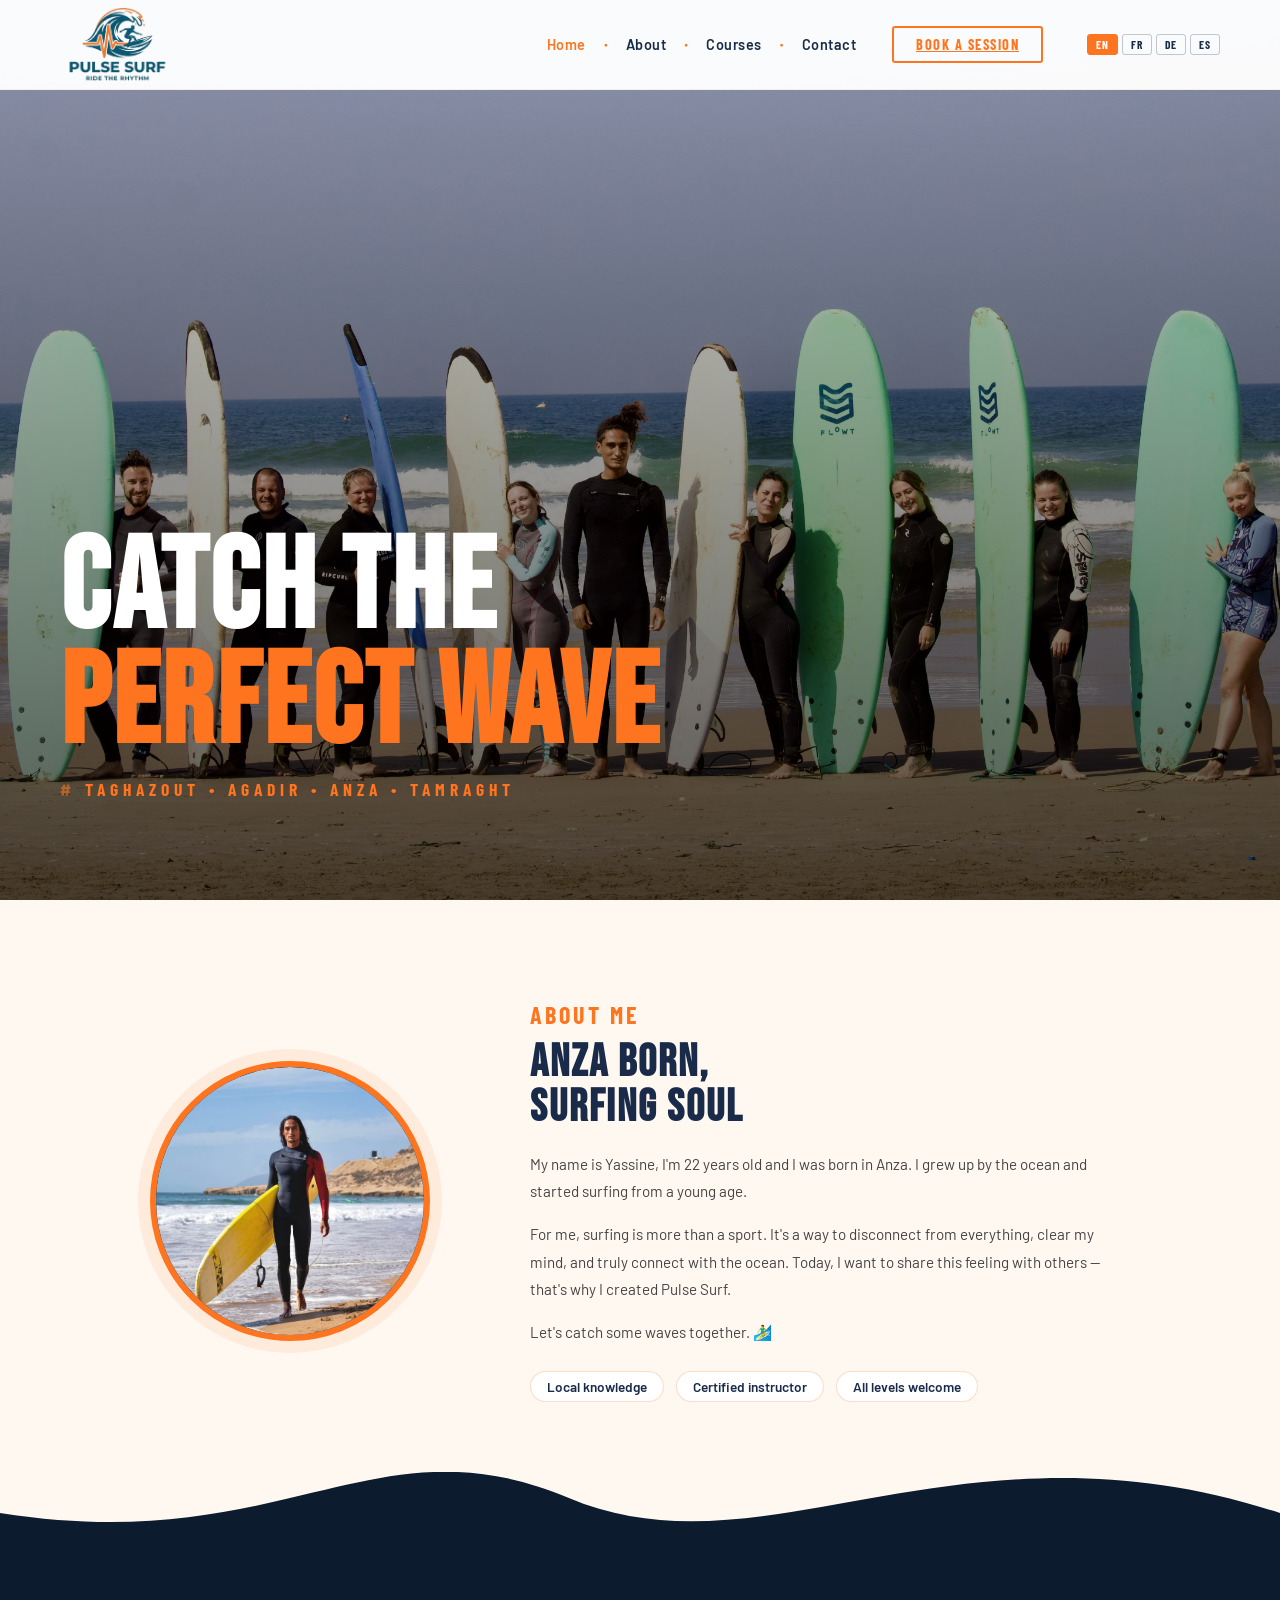
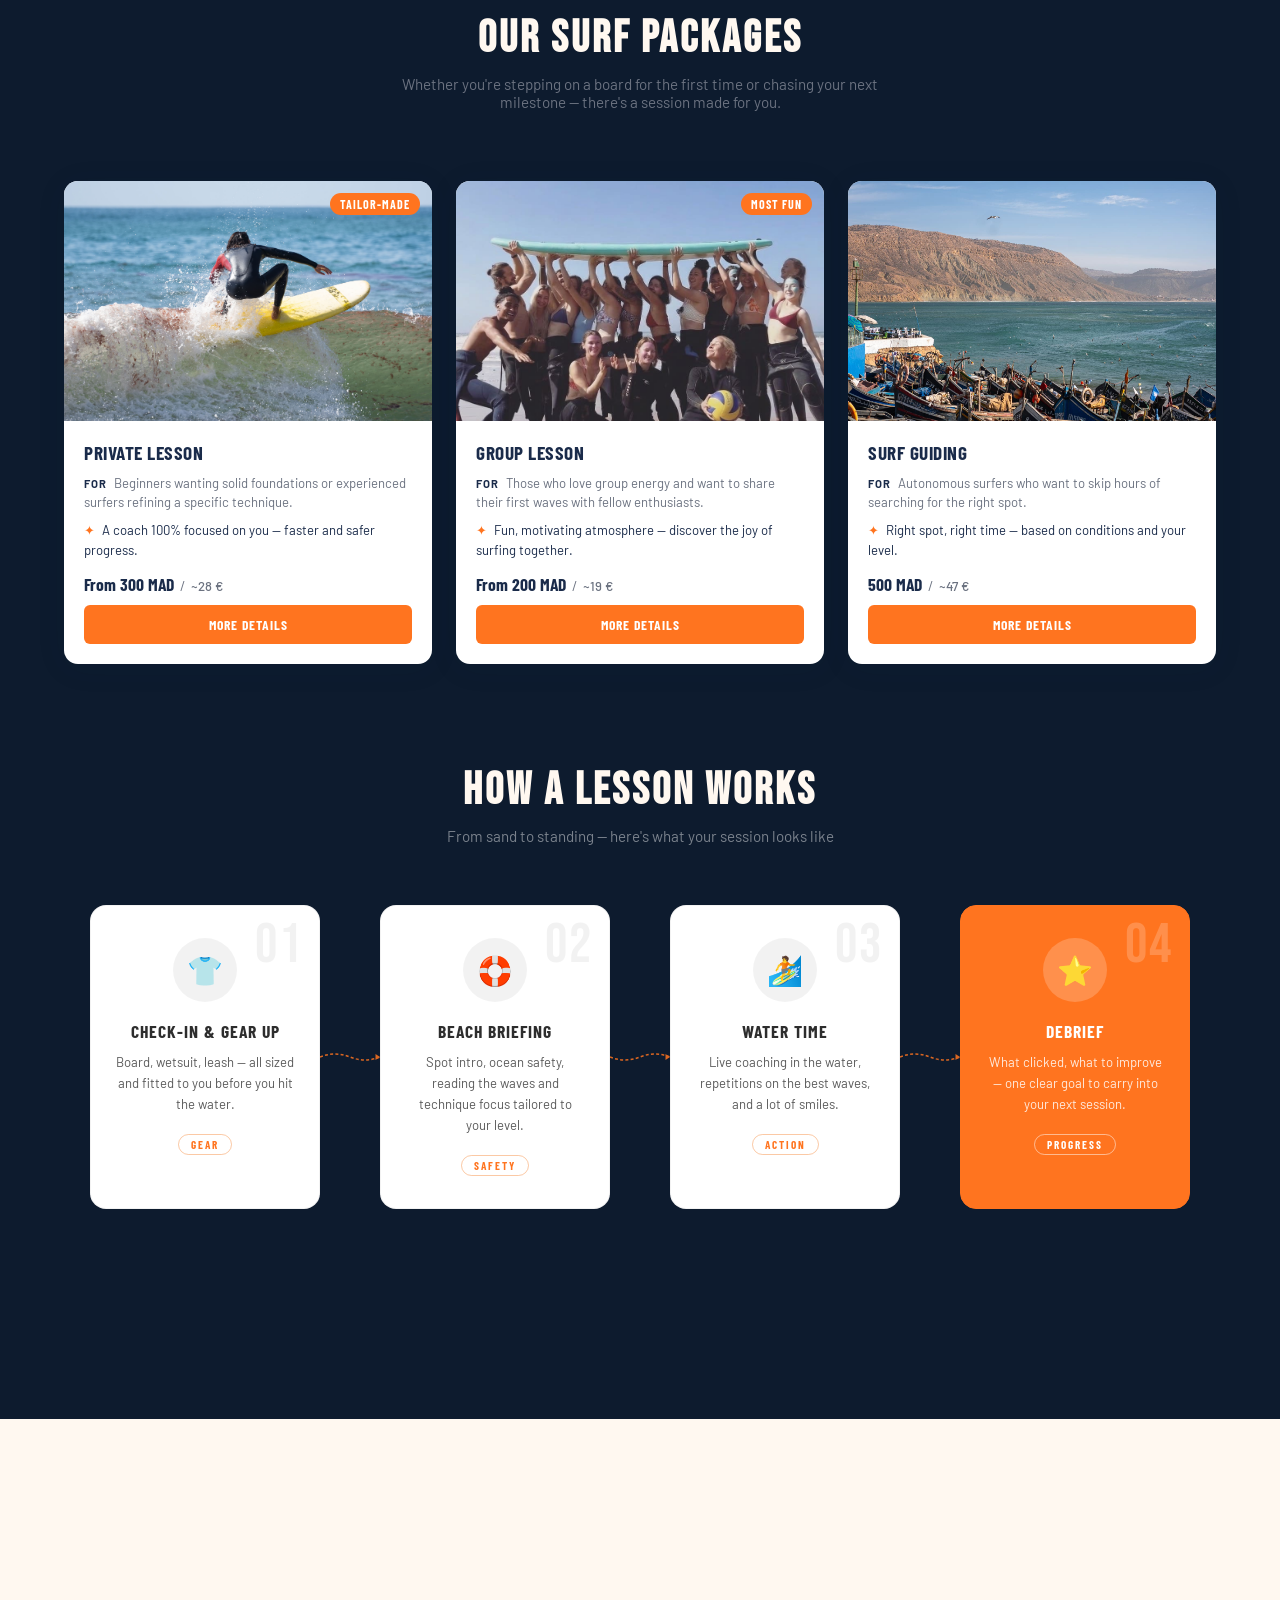
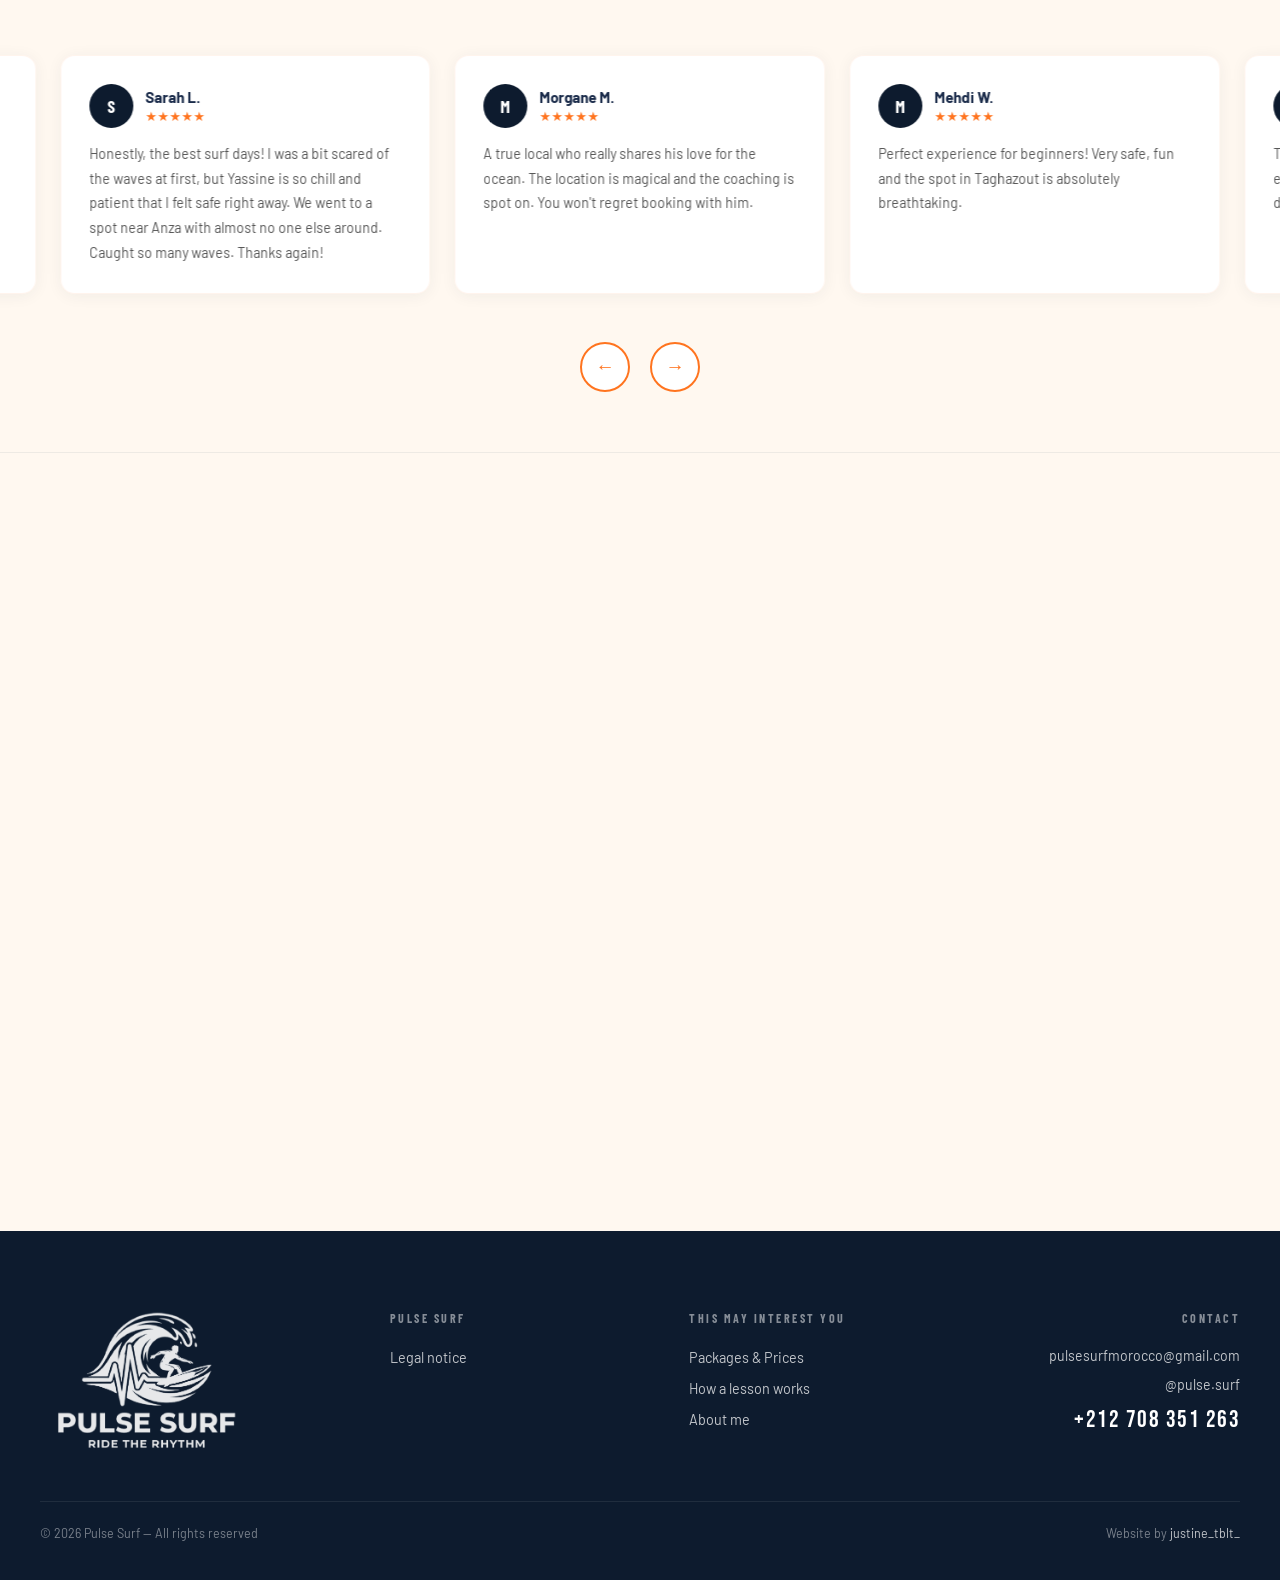
<file: index.html>
<!DOCTYPE html>
<html lang="en">

<head>
    <meta charset="UTF-8">
    <meta name="viewport" content="width=device-width, initial-scale=1.0">
    <!-- Google Tag Manager -->
    <script>(function (w, d, s, l, i) {
            w[l] = w[l] || []; w[l].push({
                'gtm.start':
                    new Date().getTime(), event: 'gtm.js'
            }); var f = d.getElementsByTagName(s)[0],
                j = d.createElement(s), dl = l != 'dataLayer' ? '&l=' + l : ''; j.async = true; j.src =
                    'https://www.googletagmanager.com/gtm.js?id=' + i + dl; f.parentNode.insertBefore(j, f);
        })(window, document, 'script', 'dataLayer', 'GTM-N6X4KJTM');</script>
    <!-- End Google Tag Manager -->

    <title>Pulse Surf | Authentic surf lessons in Anza, Taghazout, Tamraght & Agadir</title>

    <meta name="description"
        content="Experience authentic surfing with Yassine. Small group lessons & private coaching in Anza, Taghazout, Agadir and Tamraght. Certified local expert. Book your wave today!">

    <meta name="keywords"
        content="surf lessons Taghazout, surf school Anza, surf guiding Agadir, private surf coach Morocco, Tamraght surf, Pulse Surf">

    <meta property="og:title" content="Pulse Surf | Authentic surf lessons in Morocco">
    <meta property="og:description"
        content="Join Yassine for the best surf experience in Agadir and Taghazout. Small groups, local knowledge.">
    <meta property="og:type" content="website">
    <link rel="stylesheet" href="style.css">
    <link
        href="https://fonts.googleapis.com/css2?family=Bebas+Neue&family=Barlow:ital,wght@0,300;0,400;0,600;0,700;1,300&family=Barlow+Condensed:wght@400;700&display=swap"
        rel="stylesheet">
    <link rel="icon" type="image/png" href="img/favicon.jpg">
</head>

<body id="top">

    <!-- Google Tag Manager (noscript) -->
    <noscript><iframe src="https://www.googletagmanager.com/ns.html?id=GTM-N6X4KJTM" height="0" width="0"
            style="display:none;visibility:hidden"></iframe></noscript>
    <!-- End Google Tag Manager (noscript) -->

    <nav id="navbar">
        <div class="nav-logo">
            <a href="#top">
                <img src="img/logo.png" alt="Back to top - Pulse Surf">
            </a>

        </div>
        <div class="nav-right">
            <ul class="nav-links" id="navLinks">
                <li><a href="#" class="active" data-i18n="nav.home">Home</a></li>
                <li><a href="#about" data-i18n="nav.about">About</a></li>
                <li><a href="#courses" data-i18n="nav.courses">Courses</a></li>
                <li><a href="#contact" data-i18n="nav.contact">Contact</a></li>
            </ul>
            <a href="https://wa.me/212708351263?text=Hello!%20I'd%20like%20to%20book%20a%20surf%20session."
                class="btn-nav" target="_blank" rel="noopener" data-i18n="nav.book">Book a session</a>
            <div class="lang-switcher">
                <button class="lang-btn active" data-lang="en">EN</button>
                <button class="lang-btn" data-lang="fr">FR</button>
                <button class="lang-btn" data-lang="de">DE</button>
                <button class="lang-btn" data-lang="es">ES</button>
            </div>
        </div>
        <button class="burger" id="burgerBtn" aria-label="Menu" aria-expanded="false">
            <span></span><span></span><span></span>
        </button>
    </nav>

    <div class="mobile-menu" id="mobileMenu" aria-hidden="true">
        <ul>
            <li><a href="#" data-i18n="nav.home">Home</a></li>
            <li><a href="#about" data-i18n="nav.about">About</a></li>
            <li><a href="#courses" data-i18n="nav.courses">Courses</a></li>
            <li><a href="#contact" data-i18n="nav.contact">Contact</a></li>
        </ul>
        <a href="https://wa.me/212708351263?text=Hello!%20I'd%20like%20to%20book%20a%20surf%20session." class="btn-nav"
            target="_blank" rel="noopener" data-i18n="nav.book">Book a session</a>
        <div class="mobile-lang-switcher">
            <button class="lang-btn" data-lang="en">EN</button>
            <button class="lang-btn" data-lang="fr">FR</button>
            <button class="lang-btn" data-lang="de">DE</button>
            <button class="lang-btn" data-lang="es">ES</button>
        </div>
    </div>

    <section class="hero">
        <div class="hero-bg">
            <img src="img/home_banner.jpeg" alt="">
        </div>
        <div class="hero-content" data-reveal>
            <h1 data-i18n="hero.title">CATCH THE <span>PERFECT WAVE</span></h1>
            <p class="hero-sub">Taghazout • Agadir • Anza • Tamraght</p>
        </div>
    </section>


    <section id="about" class="about-section-wrap">
        <div class="about-section">
            <div class="about-photo">
                <img src="img/yassine.jpg" alt="Yassine" class="about-photo-img">
            </div>

            <div class="about-text" data-reveal>
                <div class="about-label" data-i18n="about.label">About Me</div>
                <h2 data-i18n="about.title">Anza born,<br>surfing soul</h2>
                <p data-i18n="about.p1">My name is Yassine, I'm 22 years old and I was born in Anza. I grew up by the
                    ocean and started surfing from a young age.</p>
                <p data-i18n="about.p2">For me, surfing is more than a sport. It's a way to disconnect from everything,
                    clear my mind, and truly connect with the ocean. Today, I want to share this feeling with others —
                    that's why I created Pulse Surf.</p>
                <p data-i18n="about.p3">Let's catch some waves together. 🏄‍♂️</p>
                <div class="about-pills">
                    <span class="pill" data-i18n="about.pill1"><span class="dot">●</span> Local knowledge</span>
                    <span class="pill" data-i18n="about.pill2"><span class="dot">●</span> Certified instructor</span>
                    <span class="pill" data-i18n="about.pill3"><span class="dot">●</span> All levels welcome</span>
                </div>
            </div>
        </div>
    </section>


    <section class="about-section-wrap">
        <div class="wave-container">
            <svg viewBox="0 0 1440 200" xmlns="http://www.w3.org/2000/svg" preserveAspectRatio="none">
                <path fill="#0D1B2E" d="M0,160 C320,220 420,30 640,140 C860,250 1080,20 1440,160 L1440,200 L0,200 Z">
                </path>
            </svg>
        </div>
    </section>



    <section class="section" id="courses">
        <div class="section-header" data-reveal>
            <h2 data-i18n="courses.title">Our surf packages</h2>
            <p data-i18n="courses.sub">Whether you're stepping on a board for the first time or chasing your next
                milestone — there's a session made for you.</p>
        </div>

        <div class="courses-track">

            <div class="course-card" data-reveal>
                <div class="card-img">
                    <img src="img/private_lesson.jpeg" alt="" class="card-photo img-private">
                    <span class="card-badge" data-i18n="card.private.badge">Tailor-made</span>
                </div>
                <div class="card-body">
                    <h3 data-i18n="card.private.title">Private Lesson</h3>
                    <p class="card-for" data-i18n="card.private.for"><span>For</span> Beginners wanting solid
                        foundations or experienced surfers refining a specific technique.</p>
                    <p class="card-plus" data-i18n="card.private.plus"><span>✦</span> A coach 100% focused on you —
                        faster and safer progress.</p>
                    <div class="card-price">
                        <span class="price-mad" data-i18n="card.private.price">From 300 MAD</span>
                        <span class="price-sep">/</span>
                        <span class="price-eur">~28 €</span>
                    </div>
                    <a class="btn-card btn-whatsapp" href="private-lesson.html" target="_blank" rel="noopener"
                        data-i18n="card.more">More details</a>
                </div>
            </div>

            <div class="course-card" data-reveal>
                <div class="card-img">
                    <img src="img/group_lesson2.jpeg" alt="" class="card-photo img-group">
                    <span class="card-badge" data-i18n="card.group.badge">Most fun</span>
                </div>
                <div class="card-body">
                    <h3 data-i18n="card.group.title">Group Lesson</h3>
                    <p class="card-for" data-i18n="card.group.for"><span>For</span> Those who love group energy and want
                        to share their first waves with fellow enthusiasts.</p>
                    <p class="card-plus" data-i18n="card.group.star"><span>✦</span> Fun, motivating atmosphere —
                        discover the joy of surfing
                        together.</p>
                    <div class="card-price">
                        <span class="price-mad" data-i18n="card.group.price">From 200 MAD</span>
                        <span class="price-sep">/</span>
                        <span class="price-eur">~19 €</span>
                    </div>
                    <a class="btn-card btn-whatsapp" href="group-lesson.html" target="_blank" rel="noopener"
                        data-i18n="card.more">More details</a>
                </div>
            </div>

            <div class="course-card" data-reveal>
                <div class="card-img">
                    <img src="img/guide_lesson.jpeg" alt="" class="card-photo img-guide">
                </div>
                <div class="card-body">
                    <h3 data-i18n="card.guiding.title">Surf Guiding</h3>
                    <p class="card-for" data-i18n="card.guiding.for"><span>For</span> Autonomous surfers who want to
                        skip hours of searching for the right spot.</p>
                    <p class="card-plus" data-i18n="card.guiding.plus"><span>✦</span> Right spot, right time — based on
                        conditions and your level.</p>
                    <div class="card-price">
                        <span class="price-mad">500 MAD</span>
                        <span class="price-sep">/</span>
                        <span class="price-eur">~47 €</span>
                    </div>
                    <a class="btn-card btn-whatsapp" href="guiding-lesson.html" target="_blank" rel="noopener"
                        data-i18n="card.more">More details</a>
                </div>
            </div>

        </div>
    </section>

    <section class="how-section" id="how">
        <div class="section-header" data-reveal>
            <h2 data-i18n="how.title">How a lesson works</h2>
            <p data-i18n="how.sub">From sand to standing — here's what your session looks like</p>
        </div>

        <div class="flow-grid">
            <div class="flow-card" data-reveal>
                <div class="flow-number">01</div>
                <div class="flow-icon-wrap"><span>👕</span></div>
                <h3 class="flow-title" data-i18n="how.step1.title">Check-In &amp; Gear Up</h3>
                <p class="flow-desc" data-i18n="how.step1.desc">Board, wetsuit, leash — all sized and fitted to you
                    before you hit the water.</p>
                <div class="flow-tag" data-i18n="how.step1.tag">Gear</div>
            </div>
            <div class="flow-connector" aria-hidden="true">
                <svg viewBox="0 0 80 24" fill="none">
                    <path d="M0 12 Q20 4 40 12 Q60 20 80 12" stroke="#ff741f" stroke-width="2" stroke-dasharray="4 3" />
                    <polygon points="74,8 80,12 74,16" fill="#ff741f" />
                </svg>
            </div>
            <div class="flow-card" data-reveal>
                <div class="flow-number">02</div>
                <div class="flow-icon-wrap"><span>🛟</span></div>
                <h3 class="flow-title" data-i18n="how.step2.title">Beach Briefing</h3>
                <p class="flow-desc" data-i18n="how.step2.desc">Spot intro, ocean safety, reading the waves and
                    technique focus tailored to your level.</p>
                <div class="flow-tag" data-i18n="how.step2.tag">Safety</div>
            </div>
            <div class="flow-connector" aria-hidden="true">
                <svg viewBox="0 0 80 24" fill="none">
                    <path d="M0 12 Q20 20 40 12 Q60 4 80 12" stroke="#ff741f" stroke-width="2" stroke-dasharray="4 3" />
                    <polygon points="74,8 80,12 74,16" fill="#ff741f" />
                </svg>
            </div>
            <div class="flow-card" data-reveal>
                <div class="flow-number">03</div>
                <div class="flow-icon-wrap"><span>🏄</span></div>
                <h3 class="flow-title" data-i18n="how.step3.title">Water Time</h3>
                <p class="flow-desc" data-i18n="how.step3.desc">Live coaching in the water, repetitions on the best
                    waves, and a lot of smiles.</p>
                <div class="flow-tag" data-i18n="how.step3.tag">Action</div>
            </div>
            <div class="flow-connector" aria-hidden="true">
                <svg viewBox="0 0 80 24" fill="none">
                    <path d="M0 12 Q20 4 40 12 Q60 20 80 12" stroke="#ff741f" stroke-width="2" stroke-dasharray="4 3" />
                    <polygon points="74,8 80,12 74,16" fill="#ff741f" />
                </svg>
            </div>
            <div class="flow-card flow-card--highlight" data-reveal>
                <div class="flow-number">04</div>
                <div class="flow-icon-wrap"><span>⭐</span></div>
                <h3 class="flow-title" data-i18n="how.step4.title">Debrief</h3>
                <p class="flow-desc" data-i18n="how.step4.desc">What clicked, what to improve — one clear goal to carry
                    into your next session.</p>
                <div class="flow-tag" data-i18n="how.step4.tag">Progress</div>
            </div>
        </div>

        <div class="bring-banner" data-reveal>
            <span class="bring-icon">🎒</span>
            <div class="bring-text">
                <strong data-i18n="how.bring.title">What to bring</strong>
                <span data-i18n="how.bring.items">Swimwear &nbsp;·&nbsp; Sunscreen &nbsp;·&nbsp; Water &nbsp;·&nbsp;
                    Towel</span>
            </div>
        </div>
    </section>


    <section class="reviews-section" id="reviews">
        <div class="section-header" data-reveal>
            <h2 data-i18n="reviews.title">Testimonials</h2>
            <span class="stars">★★★★★</span>
        </div>

        <div class="reviews-viewport">
            <div class="reviews-track" id="reviewsTrack">
                <div class="review-card">
                    <div class="reviewer">
                        <div class="reviewer-avatar">S</div>
                        <div>
                            <div class="reviewer-name" data-i18n="review1.name">Sarah L.</div>
                            <div class="review-stars">★★★★★</div>
                        </div>
                    </div>
                    <p class="review-text" data-i18n="review1.text">Honestly, the best surf days! I was a bit scared of
                        the waves at first, but Yassine is so chill and patient that I felt safe right away. We went to
                        a spot near Anza with almost no one else around. Caught so many waves. Thanks again!</p>
                </div>

                <div class="review-card">
                    <div class="reviewer">
                        <div class="reviewer-avatar">M</div>
                        <div>
                            <div class="reviewer-name" data-i18n="review2.name">Morgane M.</div>
                            <div class="review-stars">★★★★★</div>
                        </div>
                    </div>
                    <p class="review-text" data-i18n="review2.text">A true local who really shares his love for the
                        ocean. The location is magical and the coaching is spot on. You won't regret booking with him.
                    </p>
                </div>

                <div class="review-card">
                    <div class="reviewer">
                        <div class="reviewer-avatar">M</div>
                        <div>
                            <div class="reviewer-name" data-i18n="review3.name">Mehdi W.</div>
                            <div class="review-stars">★★★★★</div>
                        </div>
                    </div>
                    <p class="review-text" data-i18n="review3.text">Perfect experience for beginners! Very safe, fun and
                        the spot in Taghazout is absolutely breathtaking.</p>
                </div>

                <div class="review-card">
                    <div class="reviewer">
                        <div class="reviewer-avatar">N</div>
                        <div>
                            <div class="reviewer-name" data-i18n="review4.name">Natalia R.</div>
                            <div class="review-stars">★★★★★</div>
                        </div>
                    </div>
                    <p class="review-text" data-i18n="review4.text">The absolute highlight of my trip! Such good energy
                        in the water and the best vibes. I'll definitely be back for more sessions.</p>
                </div>
            </div>
        </div>

        <div class="reviews-controls">
            <button class="reviews-arrow" id="reviewsPrev" aria-label="Précédent">&#8592;</button>
            <button class="reviews-arrow" id="reviewsNext" aria-label="Suivant">&#8594;</button>
        </div>
    </section>

    <section class="contact-section" id="contact">
        <div class="contact-inner">
            <div class="contact-info" data-reveal>
                <div class="about-label" data-i18n="contact.label">Get in touch</div>
                <h2 data-i18n="contact.title">Let's catch<br>some waves</h2>
                <p data-i18n="contact.text">Do you have a question about a session, want to check availability, or just
                    say hello? Fill out the form and I’ll get back to you within 24 hours.</p>
                <ul class="contact-details">
                    <li><span class="contact-icon">📍</span><span>Taghazout • Agadir • Anza • Tamraght</span></li>
                    <li><span class="contact-icon">📱</span><a href="https://wa.me/212708351263" target="_blank"
                            rel="noopener">+212 708 351 263</a></li>
                    <li><span class="contact-icon">✉️</span><a href="mailto:pulsesurfmorocco@gmail.com"><span
                                class="__cf_email__"
                                data-cfemail="9dede8f1eef8eee8effbf0f2eff2fefef2ddfaf0fcf4f1b3fef2f0">pulsesurfmorocco@gmail.com</span></a>
                    </li>
                    <li><span class="contact-icon">📷</span><a href="https://www.instagram.com/pulse.surf/?hl=fr"
                            target="_blank" rel="noopener">@pulse.surf</a></li>
                </ul>
            </div>

            <div class="contact-form-wrap" data-reveal>
                <form class="contact-form" id="contactForm" novalidate>
                    <div class="form-row">
                        <div class="form-group">
                            <label for="fname" data-i18n="form.fname">First name</label>
                            <input type="text" id="fname" name="fname" placeholder="Yassine" required>
                            <span class="form-error" id="fnameErr" data-i18n="form.err.fname">Please enter your first
                                name</span>
                        </div>
                        <div class="form-group">
                            <label for="lname" data-i18n="form.lname">Last name</label>
                            <input type="text" id="lname" name="lname" placeholder="Oufaaiz" required>
                            <span class="form-error" id="lnameErr" data-i18n="form.err.lname">Please enter your last
                                name</span>
                        </div>
                    </div>
                    <div class="form-group">
                        <label for="email" data-i18n="form.email">Email</label>
                        <input type="email" id="email" name="email" placeholder="pulsesurf@example.com" required>
                        <span class="form-error" id="emailErr" data-i18n="form.err.email">Please enter a valid email
                            address</span>
                    </div>
                    <div class="form-group">
                        <label for="session" data-i18n="form.session">Session type</label>
                        <select id="session" name="session" required>
                            <option value="" disabled selected data-i18n-opt="form.session.choose">Choose a session…
                            </option>
                            <option value="private" data-i18n-opt="form.session.private">Private Lesson</option>
                            <option value="group" data-i18n-opt="form.session.group">Group Lesson</option>
                            <option value="guiding" data-i18n-opt="form.session.guiding">Surf Guiding</option>
                            <option value="other" data-i18n-opt="form.session.other">Other / Question</option>
                        </select>
                        <span class="form-error" id="sessionErr" data-i18n="form.err.session">Please select a session
                            type</span>
                    </div>
                    <div class="form-group">
                        <label for="message" data-i18n="form.message">Message</label>
                        <textarea id="message" name="message" rows="4" data-i18n-ph="form.message.ph"
                            placeholder="Tell me about your level, your dates, any questions…" required></textarea>
                        <span class="form-error" id="messageErr" data-i18n="form.err.message">Please write a short
                            message</span>
                    </div>
                    <button type="submit" class="btn-submit" id="submitBtn" data-i18n="form.submit">Send
                        message</button>
                    <div class="form-success" id="formSuccess" aria-live="polite">
                        <span>🤙</span>
                        <strong data-i18n="form.success.title">Message sent!</strong>
                        <p data-i18n="form.success.text">Thanks for contacting me! I received your message and will get
                            back to you very soon. I'm
                            looking forward to surfing with you.<br><br>See you in the water!<br><br>Yassine</p>
                    </div>
                </form>
            </div>
        </div>
    </section>

    <footer>
        <div class="footer-inner">
            <div class="footer-brand">
                <a href="#top">
                    <img src="img/logo.png" alt="Back to top - Pulse Surf" class="footer-logo-img">
                </a>
            </div>
            <div class="footer-col">
                <h4 class="footer-col-title" data-i18n="footer.col1.title">Pulse Surf</h4>
                <ul>
                    <li><a href="#" id="mentionsBtn" data-i18n="footer.legal">Legal notice</a></li>
                </ul>
            </div>
            <div class="footer-col">
                <h4 class="footer-col-title" data-i18n="footer.col2.title">This may interest you</h4>
                <ul>
                    <li><a href="#courses" data-i18n="footer.packages">Packages &amp; Prices</a></li>
                    <li><a href="#how" data-i18n="footer.how">How a lesson works</a></li>
                    <li><a href="#about" data-i18n="footer.about">About me</a></li>
                </ul>
            </div>
            <div class="footer-col">
                <h4 class="footer-col-title" data-i18n="footer.col3.title">Contact</h4>
                <a href="mailto:pulsesurfmorocco@gmail.com" class="footer-email"><span class="__cf_email__"
                        data-cfemail="8cfcf9e0ffe9fff9feeae1e3fee3efefe3ccebe1ede5e0a2efe3e1">pulsesurfmorocco@gmail.com</span></a>
                <a href="https://www.instagram.com/pulse.surf/?hl=fr" class="footer-insta" target="_blank"
                    rel="noopener">@pulse.surf</a>
                <a href="https://wa.me/212708351263" class="footer-phone">+212 708 351 263</a>
            </div>
        </div>
        <div class="footer-divider"></div>
        <div class="footer-bottom">
            <span data-i18n="footer.copyright">© 2026 Pulse Surf — All rights reserved</span>
            <span class="footer-credit"><span data-i18n="footer.credit">Website by</span> <a
                    href="https://www.instagram.com/justine_tblt_/?hl=fr" target="_blank">justine_tblt_</a></span>
        </div>
    </footer>

    <div class="modal-overlay" id="mentionsModal" aria-hidden="true">
        <div class="modal" role="dialog" aria-modal="true" aria-labelledby="mentionsTitle">
            <button class="modal-close" id="mentionsClose" aria-label="Close">✕</button>
            <h2 id="mentionsTitle" data-i18n="modal.title">Legal Notice</h2>
            <h3 data-i18n="modal.publisher">Site Publisher</h3>
            <p>
                <strong>Pulse Surf — Yassine Oufaaiz</strong><br>
                Anza, Tamraght, Taghazout, Agadir, Morocco<br>
                Email: <a href="mailto:pulsesurfmorocco@gmail.com"><span class="__cf_email__"
                        data-cfemail="ee9e9b829d8b9d9b9c8883819c818d8d81ae89838f8782c08d8183">pulsesurfmorocco@gmail.com</span></a><br>
                Tel: +212 708 351 263
            </p>
            <h3 data-i18n="modal.hosting">Hosting</h3>
            <p data-i18n="modal.hosting.text">This site is hosted by <strong>GitHub Inc.</strong>, 88 Colin P. Kelly Jr.
                St, San Francisco, CA 94107, USA.</p>
            <h3 data-i18n="modal.ip">Intellectual Property</h3>
            <p data-i18n="modal.ip.text">All content on this site (texts, photos, logos) is protected by copyright law.
            </p>
            <h3 data-i18n="modal.credits">Credits</h3>
            <p><span data-i18n="modal.credits.text">Site designed and developed by</span> <a
                    href="https://www.instagram.com/justine_tblt_/?hl=fr" target="_blank">justine_tblt_</a>.</p>
        </div>
    </div>

    <a href="#top" id="goToTop" class="go-top-link" aria-label="Back to top">
        <svg viewBox="0 0 24 24" fill="none" stroke="currentColor" stroke-width="3" stroke-linecap="round"
            stroke-linejoin="round">
            <path d="M18 15l-6-6-6 6" />
        </svg>
    </a>
    <script src="i18n.js"></script>
    <script src="main.js"></script>

</body>

</html>
</file>
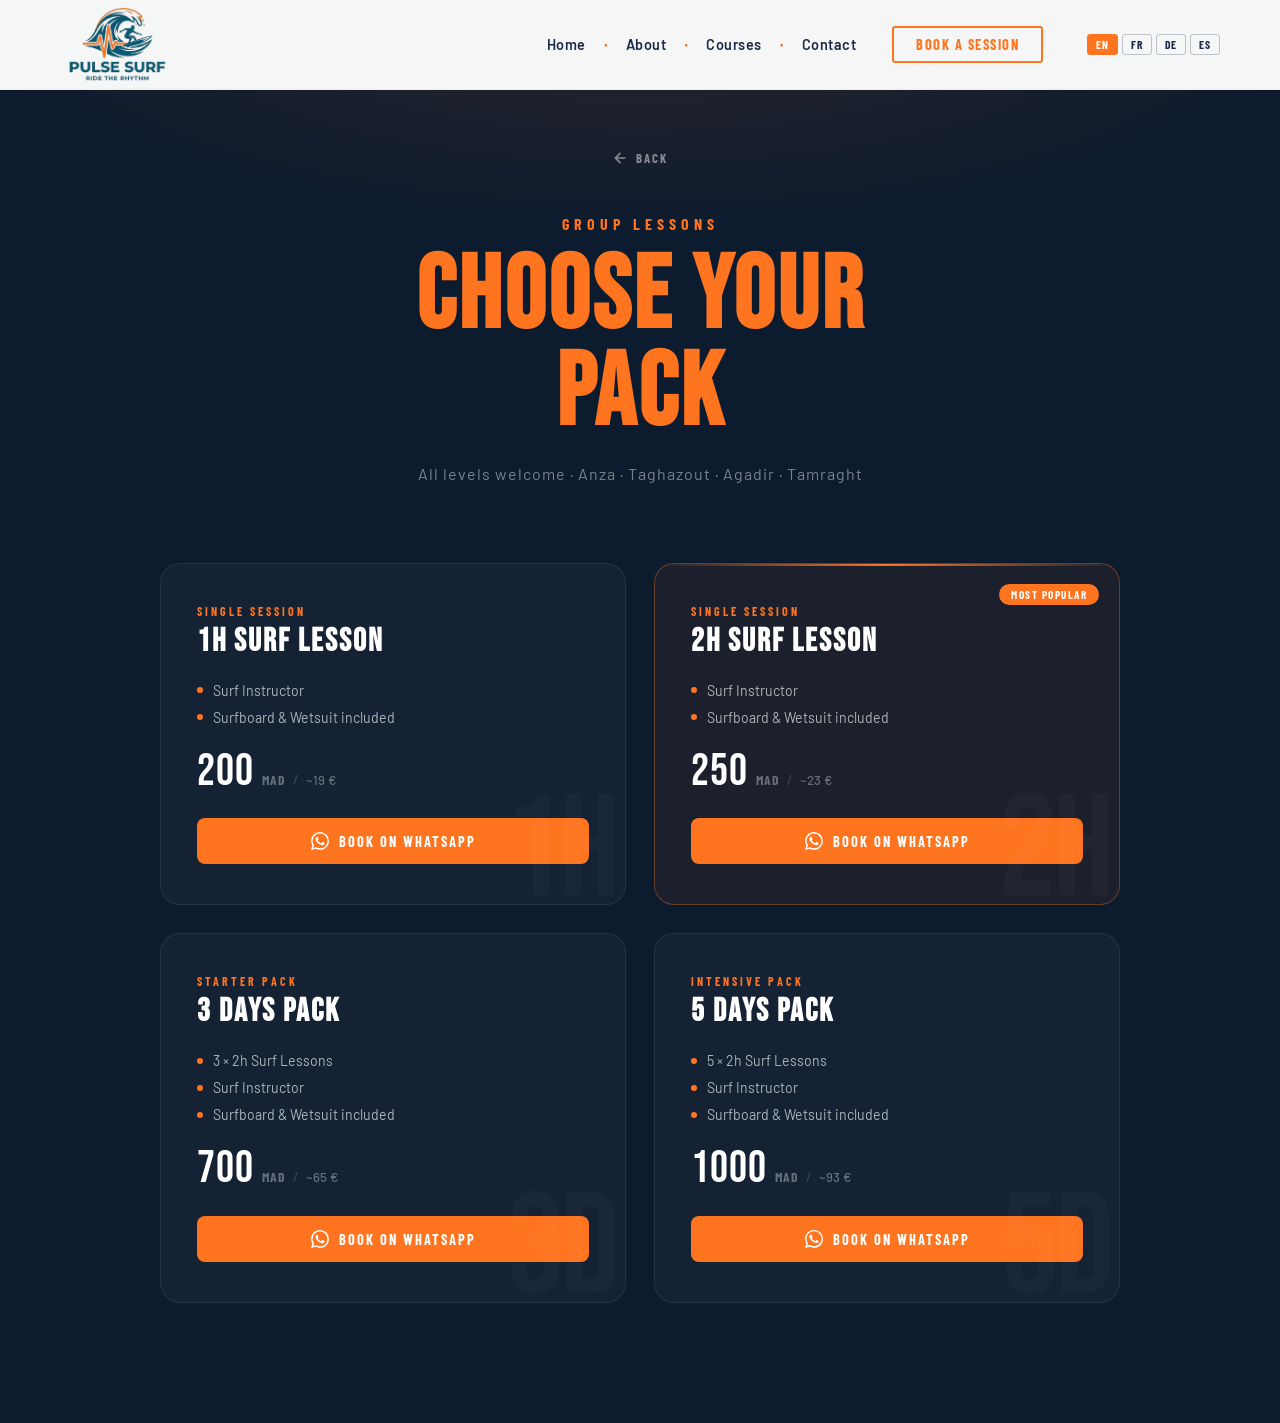
<file: group-lesson.html>
<!DOCTYPE html>
<html lang="en">

<head>
    <meta charset="UTF-8">
    <meta name="viewport" content="width=device-width, initial-scale=1.0">
    <!-- Google Tag Manager -->
    <script>(function (w, d, s, l, i) {
            w[l] = w[l] || []; w[l].push({
                'gtm.start':
                    new Date().getTime(), event: 'gtm.js'
            }); var f = d.getElementsByTagName(s)[0],
                j = d.createElement(s), dl = l != 'dataLayer' ? '&l=' + l : ''; j.async = true; j.src =
                    'https://www.googletagmanager.com/gtm.js?id=' + i + dl; f.parentNode.insertBefore(j, f);
        })(window, document, 'script', 'dataLayer', 'GTM-N6X4KJTM');</script>
    <!-- End Google Tag Manager -->
    <title>Group Lessons | Pulse Surf</title>
    <meta name="description"
        content="Book your group surf lesson with Yassine in Anza, Taghazout & Agadir. Flexible packs for all levels.">
    <link
        href="https://fonts.googleapis.com/css2?family=Bebas+Neue&family=Barlow:ital,wght@0,300;0,400;0,600;0,700;1,300&family=Barlow+Condensed:wght@400;700&display=swap"
        rel="stylesheet">
    <link rel="icon" type="image/png" href="img/favicon.jpg">

    <style>
        *,
        *::before,
        *::after {
            box-sizing: border-box;
            margin: 0;
            padding: 0;
        }

        :root {
            --orange: #ff741f;
            --navy: #1A2B4A;
            --sand: #FFF8F0;
            --dark: #0D1B2E;
            --gray: #6B7280;
            --white: #ffffff;
            --section-light: #FFF8F0;
            --section-mid: #F0EBE3;
        }

        html {
            scroll-behavior: smooth;
        }

        body {
            font-family: 'Barlow', sans-serif;
            background: var(--dark);
            color: var(--white);
            min-height: 100vh;
        }

        /* ── NAV ── */
        nav {
            position: fixed;
            top: 0;
            left: 0;
            right: 0;
            z-index: 200;
            display: flex;
            align-items: center;
            justify-content: space-between;
            padding: 0 60px;
            height: 90px;
            background: rgba(255, 255, 255, 0.96);
            backdrop-filter: blur(10px);
            border-bottom: 1px solid rgba(244, 121, 32, 0.1);
        }

        .nav-logo img {
            height: 75px;
            width: auto;
            display: block;
        }

        .nav-right {
            display: flex;
            align-items: center;
            gap: 36px;
        }

        .nav-links {
            display: flex;
            align-items: center;
            list-style: none;
        }

        .nav-links li {
            display: flex;
            align-items: center;
        }

        .nav-links li+li::before {
            content: '●';
            color: var(--orange);
            font-size: 0.4rem;
            margin: 0 18px;
        }

        .nav-links a {
            font-size: 0.9rem;
            font-weight: 600;
            color: var(--navy);
            text-decoration: none;
            letter-spacing: 0.5px;
            transition: color 0.2s;
        }

        .nav-links a:hover {
            color: var(--orange);
        }

        .btn-nav {
            background: transparent;
            border: 2px solid var(--orange);
            color: var(--orange);
            padding: 8px 22px;
            font-family: 'Barlow Condensed', sans-serif;
            font-size: 0.9rem;
            font-weight: 700;
            letter-spacing: 1.5px;
            text-transform: uppercase;
            cursor: pointer;
            border-radius: 3px;
            transition: background 0.25s, color 0.25s;
            text-decoration: none;
        }

        .btn-nav:hover {
            background: var(--orange);
            color: var(--white);
        }

        /* ── Burger ── */
        .burger {
            display: none;
            flex-direction: column;
            justify-content: center;
            gap: 5px;
            width: 36px;
            height: 36px;
            background: none;
            border: none;
            cursor: pointer;
            padding: 4px;
        }

        .burger span {
            display: block;
            height: 2px;
            width: 100%;
            background: var(--navy);
            border-radius: 2px;
            transition: transform 0.3s, opacity 0.3s;
            transform-origin: center;
        }

        .burger.open span:nth-child(1) {
            transform: translateY(7px) rotate(45deg);
        }

        .burger.open span:nth-child(2) {
            opacity: 0;
        }

        .burger.open span:nth-child(3) {
            transform: translateY(-7px) rotate(-45deg);
        }

        /* ── Mobile menu ── */
        .mobile-menu {
            display: none;
            position: fixed;
            inset: 0;
            z-index: 150;
            background: var(--dark);
            flex-direction: column;
            align-items: center;
            justify-content: center;
            gap: 32px;
            opacity: 0;
            pointer-events: none;
            transition: opacity 0.3s;
        }

        .mobile-menu.open {
            opacity: 1;
            pointer-events: all;
        }

        .mobile-menu ul {
            list-style: none;
            display: flex;
            flex-direction: column;
            align-items: center;
            gap: 24px;
        }

        .mobile-menu ul a {
            font-family: 'Bebas Neue', sans-serif;
            font-size: 2.2rem;
            letter-spacing: 3px;
            color: var(--white);
            text-decoration: none;
            text-transform: uppercase;
            transition: color 0.2s;
        }

        .mobile-menu ul a:hover {
            color: var(--orange);
        }

        /* ── HERO ── */
        .page-hero {
            padding-top: 90px;
            background: var(--dark);
            text-align: center;
            padding-bottom: 80px;
            position: relative;
            overflow: hidden;
        }

        .page-hero::before {
            content: '';
            position: absolute;
            inset: 0;
            background: radial-gradient(ellipse 80% 60% at 50% 0%, rgba(255, 116, 31, 0.12) 0%, transparent 70%);
            pointer-events: none;
        }

        .back-link {
            display: inline-flex;
            align-items: center;
            gap: 8px;
            color: rgba(255, 255, 255, 0.5);
            text-decoration: none;
            font-family: 'Barlow Condensed', sans-serif;
            font-size: 0.8rem;
            font-weight: 700;
            letter-spacing: 2px;
            text-transform: uppercase;
            margin-top: 60px;
            margin-bottom: 48px;
            transition: color 0.2s;
        }

        .back-link:hover {
            color: var(--orange);
        }

        .back-link svg {
            width: 16px;
            height: 16px;
        }

        .page-hero-label {
            font-family: 'Barlow Condensed', sans-serif;
            font-size: 1rem;
            font-weight: 700;
            letter-spacing: 5px;
            text-transform: uppercase;
            color: var(--orange);
            margin-bottom: 16px;
        }

        .page-hero h1 {
            font-family: 'Bebas Neue', sans-serif;
            font-size: clamp(3rem, 8vw, 6.5rem);
            letter-spacing: 3px;
            line-height: 0.95;
            color: var(--white);
            text-transform: uppercase;
        }

        .page-hero h1 span {
            color: var(--orange);
        }

        .page-hero-sub {
            font-size: 1rem;
            color: rgba(255, 255, 255, 0.45);
            margin-top: 20px;
            letter-spacing: 1px;
        }

        /* ── PACKS GRID ── */
        .packs-section {
            background: var(--dark);
            padding: 0 60px 120px;
        }

        .packs-grid {
            display: grid;
            grid-template-columns: repeat(2, 1fr);
            gap: 28px;
            max-width: 960px;
            margin: 0 auto;
        }

        /* ── PACK CARD ── */
        .pack-card {
            background: rgba(255, 255, 255, 0.03);
            border: 1px solid rgba(255, 255, 255, 0.08);
            border-radius: 20px;
            padding: 40px 36px;
            display: flex;
            flex-direction: column;
            gap: 24px;
            position: relative;
            transition: transform 0.35s, border-color 0.35s, background 0.35s;
            overflow: hidden;
        }

        .pack-card::before {
            content: '';
            position: absolute;
            top: 0;
            left: 0;
            right: 0;
            height: 2px;
            background: linear-gradient(90deg, transparent, var(--orange), transparent);
            opacity: 0;
            transition: opacity 0.35s;
        }

        .pack-card:hover {
            transform: translateY(-8px);
            border-color: rgba(255, 116, 31, 0.3);
            background: rgba(255, 116, 31, 0.04);
        }

        .pack-card:hover::before {
            opacity: 1;
        }

        /* Popular badge */
        .pack-card--popular {
            border-color: rgba(255, 116, 31, 0.35);
            background: rgba(255, 116, 31, 0.06);
        }

        .pack-card--popular::before {
            opacity: 1;
        }

        .pack-popular-badge {
            position: absolute;
            top: 20px;
            right: 20px;
            background: var(--orange);
            color: var(--white);
            font-family: 'Barlow Condensed', sans-serif;
            font-size: 0.7rem;
            font-weight: 700;
            letter-spacing: 1.5px;
            text-transform: uppercase;
            padding: 4px 12px;
            border-radius: 20px;
        }

        /* Big BG number */
        .pack-bg-number {
            position: absolute;
            bottom: -20px;
            right: 10px;
            font-family: 'Bebas Neue', sans-serif;
            font-size: 9rem;
            color: rgba(255, 255, 255, 0.025);
            line-height: 1;
            pointer-events: none;
            letter-spacing: -4px;
        }

        .pack-header {
            display: flex;
            flex-direction: column;
            gap: 8px;
        }

        .pack-duration {
            font-family: 'Barlow Condensed', sans-serif;
            font-size: 0.75rem;
            font-weight: 700;
            letter-spacing: 3px;
            text-transform: uppercase;
            color: var(--orange);
        }

        .pack-title {
            font-family: 'Bebas Neue', sans-serif;
            font-size: 2rem;
            letter-spacing: 2px;
            text-transform: uppercase;
            color: var(--white);
            line-height: 1;
        }

        /* Includes */
        .pack-includes {
            list-style: none;
            display: flex;
            flex-direction: column;
            gap: 10px;
        }

        .pack-includes li {
            display: flex;
            align-items: center;
            gap: 10px;
            font-size: 0.88rem;
            color: rgba(255, 255, 255, 0.65);
        }

        .pack-includes li::before {
            content: '';
            width: 6px;
            height: 6px;
            border-radius: 50%;
            background: var(--orange);
            flex-shrink: 0;
        }

        /* Price */
        .pack-price-row {
            display: flex;
            align-items: baseline;
            gap: 8px;
            margin-top: auto;
        }

        .pack-price-main {
            font-family: 'Bebas Neue', sans-serif;
            font-size: 2.8rem;
            letter-spacing: 1px;
            color: var(--white);
            line-height: 1;
        }

        .pack-price-unit {
            font-family: 'Barlow Condensed', sans-serif;
            font-size: 0.85rem;
            color: rgba(255, 255, 255, 0.35);
            font-weight: 700;
            letter-spacing: 1px;
        }

        .pack-price-sep {
            font-size: 0.85rem;
            color: rgba(255, 255, 255, 0.2);
        }

        .pack-price-eur {
            font-size: 0.82rem;
            color: rgba(255, 255, 255, 0.35);
            font-weight: 500;
        }

        /* CTA */
        .pack-cta {
            display: flex;
            align-items: center;
            justify-content: center;
            gap: 10px;
            background: var(--orange);
            color: var(--white);
            padding: 14px 24px;
            font-family: 'Barlow Condensed', sans-serif;
            font-size: 0.9rem;
            font-weight: 700;
            letter-spacing: 2px;
            text-transform: uppercase;
            border-radius: 8px;
            text-decoration: none;
            transition: background 0.2s, transform 0.2s;
        }

        .pack-cta:hover {
            background: #d4660f;
            transform: scale(1.02);
        }

        .pack-cta svg {
            width: 18px;
            height: 18px;
            flex-shrink: 0;
        }

        /* ── Note section ── */
        .note-band {
            max-width: 960px;
            margin: 0 auto;
            margin-top: -60px;
            padding: 0 60px 80px;
            display: flex;
            align-items: center;
            gap: 16px;
        }

        .note-band p {
            font-size: 0.82rem;
            color: rgba(255, 255, 255, 0.35);
            line-height: 1.6;
        }

        .note-band p strong {
            color: rgba(255, 255, 255, 0.6);
        }

        /* ── Divider wave (decorative) ── */
        .wave-divider {
            width: 100%;
            overflow: hidden;
            line-height: 0;
            background: var(--dark);
        }

        /* ── Scroll reveal ── */
        [data-reveal] {
            opacity: 0;
            transform: translateY(28px);
            transition: opacity 0.7s ease, transform 0.7s ease;
        }

        [data-reveal].visible {
            opacity: 1;
            transform: none;
        }

        /* ── Go top ── */
        .go-top-link {
            position: fixed;
            bottom: 30px;
            right: 30px;
            width: 48px;
            height: 48px;
            background-color: var(--orange);
            color: #fff;
            border-radius: 50%;
            display: flex;
            align-items: center;
            justify-content: center;
            text-decoration: none;
            transition: all 0.3s ease;
            opacity: 0;
            visibility: hidden;
            z-index: 999;
            box-shadow: 0 4px 15px rgba(0, 0, 0, 0.3);
        }

        .go-top-link.show {
            opacity: 1;
            visibility: visible;
        }

        .go-top-link:hover {
            background-color: #d4660f;
            transform: scale(1.1);
        }

        .go-top-link svg {
            width: 24px;
            height: 24px;
        }

        /* ── Footer Styles ────────────────────────────────────────── */

        hr {
            opacity: 0.2;
        }

        footer {
            background: var(--section-dark);
            color: var(--white);
            padding: 80px 20px 40px;
        }

        .footer-inner {
            display: grid;
            grid-template-columns: 1.2fr 1fr 1fr 1fr;
            gap: 48px;
            max-width: 1200px;
            margin: 0 auto;
            padding-bottom: 50px;
            align-items: start;
        }

        .footer-brand {
            display: flex;
            flex-direction: column;
            gap: 12px;
            align-items: flex-start;
        }

        .footer-logo-img {
            height: 140px;
            width: auto;
            filter: brightness(0) invert(1);
            opacity: 0.9;
            margin: 0;
            display: block;
        }

        .footer-col-title {
            font-family: 'Barlow Condensed', sans-serif;
            font-size: 0.75rem;
            font-weight: 700;
            letter-spacing: 2.5px;
            text-transform: uppercase;
            color: rgba(255, 255, 255, 0.5);
            margin-bottom: 22px;
        }

        .footer-col ul {
            list-style: none;
            display: flex;
            flex-direction: column;
            gap: 12px;
        }

        .footer-col ul li a {
            font-size: 0.9rem;
            color: rgba(255, 255, 255, 0.75);
            text-decoration: none;
            transition: color 0.2s;
        }

        .footer-col ul li a:hover {
            color: var(--orange);
        }

        .footer-col:last-child {
            display: flex;
            flex-direction: column;
            align-items: flex-end;
            text-align: right;
        }

        .footer-email,
        .footer-insta {
            display: block;
            font-size: 0.88rem;
            color: rgba(255, 255, 255, 0.75);
            text-decoration: none;
            margin-bottom: 12px;
            transition: color 0.2s;
        }

        .footer-email:hover,
        .footer-insta:hover {
            color: var(--orange);
        }

        .footer-phone {
            font-family: 'Bebas Neue', sans-serif;
            font-size: 1.5rem;
            letter-spacing: 1.5px;
            color: var(--white);
            margin-bottom: 16px;
            text-decoration: none;
            transition: color 0.2s;
        }

        .footer-phone:hover {
            color: var(--orange);
        }

        .footer-divider {
            max-width: 1200px;
            margin: 0 auto 24px;
            border: none;
            border-top: 1px solid rgba(255, 255, 255, 0.08);
        }

        .footer-bottom {
            max-width: 1200px;
            margin: 0 auto;
            display: flex;
            align-items: center;
            justify-content: space-between;
            font-size: 0.78rem;
            color: rgba(255, 255, 255, 0.45);
        }

        .footer-credit a {
            color: rgba(255, 255, 255, 0.75);
            text-decoration: none;
            transition: color 0.2s;
        }

        .footer-credit a:hover {
            color: var(--orange);
        }

        /* ── Responsive Footer ────────────────────────────────────── */

        @media (max-width: 1024px) {
            .footer-inner {
                grid-template-columns: 1fr 1fr;
                gap: 32px;
            }
        }

        @media (min-width: 769px) and (max-width: 1023px) {
            .footer-col:last-child {
                align-items: flex-start;
                text-align: left;
            }
        }

        @media (max-width: 768px) {
            footer {
                padding: 20px 20px 24px;
            }

            .footer-inner {
                grid-template-columns: 1fr;
                text-align: center;
                gap: 40px;
                padding: 20px;
            }

            .footer-brand,
            .footer-col:last-child {
                align-items: center;
                text-align: center;
            }

            .footer-logo-img {
                height: 70px;
                width: 110px;
                margin: 0 auto;
            }

            .footer-col:nth-of-type(3) {
                display: none;
            }

            .footer-bottom {
                flex-direction: column;
                gap: 15px;
                text-align: center;
            }
        }

        /* ── Responsive ── */
        @media (max-width: 768px) {
            nav {
                padding: 0 20px;
                height: 70px;
            }

            .nav-logo img {
                height: 50px;
            }

            .nav-right {
                display: none !important;
            }

            .burger {
                display: flex !important;
            }

            .mobile-menu {
                display: flex;
            }

            .page-hero {
                padding-bottom: 50px;
            }

            .back-link {
                margin-top: 30px;
                margin-bottom: 30px;
            }

            .packs-section {
                padding: 0 20px 80px;
            }

            .packs-grid {
                grid-template-columns: 1fr;
                gap: 20px;
            }

            .pack-card {
                padding: 32px 24px;
            }

            .pack-price-main {
                font-size: 2.2rem;
            }

            .note-band {
                padding: 0 20px 60px;
                flex-direction: column;
                text-align: center;
                margin-top: -40px;
            }
        }

        @media (min-width: 769px) and (max-width: 1023px) {
            .packs-grid {
                gap: 20px;
            }
        }

        /* ── Lang switcher ── */
        .lang-switcher {
            display: flex;
            align-items: center;
            gap: 4px;
            margin-left: 8px;
        }

        .lang-btn {
            background: none;
            border: 1.5px solid rgba(26, 43, 74, 0.25);
            color: #1A2B4A;
            font-family: 'Barlow Condensed', sans-serif;
            font-size: 0.72rem;
            font-weight: 700;
            letter-spacing: 1px;
            text-transform: uppercase;
            padding: 4px 8px;
            border-radius: 3px;
            cursor: pointer;
            transition: background 0.2s, color 0.2s, border-color 0.2s;
            line-height: 1;
        }

        .lang-btn:hover,
        .lang-btn.active {
            background: #ff741f;
            border-color: #ff741f;
            color: #fff;
        }

        .mobile-lang-switcher {
            display: flex;
            gap: 8px;
            justify-content: center;
        }

        .mobile-lang-switcher .lang-btn {
            border-color: rgba(255, 255, 255, 0.3);
            color: rgba(255, 255, 255, 0.8);
            font-size: 0.85rem;
            padding: 8px 14px;
        }

        .mobile-lang-switcher .lang-btn:hover,
        .mobile-lang-switcher .lang-btn.active {
            background: #ff741f;
            border-color: #ff741f;
            color: #fff;
        }
    </style>
</head>

<body id="top">
    <!-- Google Tag Manager (noscript) -->
    <noscript><iframe src="https://www.googletagmanager.com/ns.html?id=GTM-N6X4KJTM" height="0" width="0"
            style="display:none;visibility:hidden"></iframe></noscript>
    <!-- End Google Tag Manager (noscript) -->
    <!-- NAV -->
    <nav id="navbar">
        <div class="nav-logo">
            <a href="index.html">
                <img src="img/logo.png" alt="Back to home - Pulse Surf">
            </a>
        </div>
        <div class="nav-right">
            <ul class="nav-links">
                <li><a href="index.html" data-i18n="nav.home">Home</a></li>
                <li><a href="index.html#about" data-i18n="nav.about">About</a></li>
                <li><a href="index.html#courses" data-i18n="nav.courses">Courses</a></li>
                <li><a href="index.html#contact" data-i18n="nav.contact">Contact</a></li>
            </ul>
            <a href="https://wa.me/212708351263?text=Hello!%20I'd%20like%20to%20book%20a%20surf%20session."
                class="btn-nav" target="_blank" rel="noopener" data-i18n="nav.book">Book a session</a>
            <div class="lang-switcher">
                <button class="lang-btn active" data-lang="en">EN</button>
                <button class="lang-btn" data-lang="fr">FR</button>
                <button class="lang-btn" data-lang="de">DE</button>
                <button class="lang-btn" data-lang="es">ES</button>
            </div>
        </div>
        <button class="burger" id="burgerBtn" aria-label="Menu" aria-expanded="false">
            <span></span><span></span><span></span>
        </button>
    </nav>

    <div class="mobile-menu" id="mobileMenu" aria-hidden="true">
        <ul>
            <li><a href="index.html" data-i18n="nav.home">Home</a></li>
            <li><a href="index.html#about" data-i18n="nav.about">About</a></li>
            <li><a href="index.html#courses" data-i18n="nav.courses">Courses</a></li>
            <li><a href="index.html#contact" data-i18n="nav.contact">Contact</a></li>
        </ul>
        <a href="https://wa.me/212708351263?text=Hello!%20I'd%20like%20to%20book%20a%20surf%20session." class="btn-nav"
            target="_blank" rel="noopener" data-i18n="nav.book">Book a session</a>
        <div class="mobile-lang-switcher">
            <button class="lang-btn" data-lang="en">EN</button>
            <button class="lang-btn" data-lang="fr">FR</button>
            <button class="lang-btn" data-lang="de">DE</button>
            <button class="lang-btn" data-lang="es">ES</button>
        </div>
    </div>

    <!-- HERO -->
    <section class="page-hero">
        <div style="display:flex; flex-direction:column; align-items:center; padding: 0 20px;">
            <a href="index.html#courses" class="back-link">
                <svg viewBox="0 0 24 24" fill="none" stroke="currentColor" stroke-width="2.5" stroke-linecap="round"
                    stroke-linejoin="round">
                    <path d="M19 12H5M12 19l-7-7 7-7" />
                </svg>
                <span data-i18n="back">Back</span>
            </a>
            <div class="page-hero-label" data-reveal data-i18n="group.label">Group Lessons</div>
            <h1 data-reveal><span data-i18n="subpage.chooseyourpack">Choose your</span><br><span
                    data-i18n="subpage.pack">pack</span></h1>
            <p class="page-hero-sub" data-reveal data-i18n="subpage.alllevels">All levels welcome · Anza · Taghazout ·
                Agadir · Tamraght</p>
        </div>
    </section>

    <!-- PACKS -->
    <section class="packs-section">
        <div class="packs-grid">

            <!-- 1H LESSON -->
            <div class="pack-card" data-reveal>
                <div class="pack-bg-number">1H</div>
                <div class="pack-header">
                    <span class="pack-duration" data-i18n="pack.single">Single Session</span>
                    <h2 class="pack-title" data-i18n="pack.1h.title">1H Surf Lesson</h2>
                </div>
                <ul class="pack-includes">
                    <li data-i18n="pack.instructor">Surf Instructor</li>
                    <li data-i18n="pack.board">Surfboard &amp; Wetsuit included</li>
                </ul>
                <div class="pack-price-row">
                    <span class="pack-price-main">200</span>
                    <span class="pack-price-unit">MAD</span>
                    <span class="pack-price-sep">/</span>
                    <span class="pack-price-eur">~19 €</span>
                </div>
                <a class="pack-cta"
                    href="https://wa.me/212708351263?text=Hello%20Yassine!%20I'd%20like%20to%20book%20a%201H%20Group%20Surf%20Lesson%20(200%20MAD).%20Could%20you%20tell%20me%20your%20availability%3F"
                    target="_blank" rel="noopener">
                    <svg viewBox="0 0 24 24" fill="currentColor" xmlns="http://www.w3.org/2000/svg">
                        <path
                            d="M17.472 14.382c-.297-.149-1.758-.867-2.03-.967-.273-.099-.471-.148-.67.15-.197.297-.767.966-.94 1.164-.173.199-.347.223-.644.075-.297-.15-1.255-.463-2.39-1.475-.883-.788-1.48-1.761-1.653-2.059-.173-.297-.018-.458.13-.606.134-.133.298-.347.446-.52.149-.174.198-.298.298-.497.099-.198.05-.371-.025-.52-.075-.149-.669-1.612-.916-2.207-.242-.579-.487-.5-.669-.51-.173-.008-.371-.01-.57-.01-.198 0-.52.074-.792.372-.272.297-1.04 1.016-1.04 2.479 0 1.462 1.065 2.875 1.213 3.074.149.198 2.096 3.2 5.077 4.487.709.306 1.262.489 1.694.625.712.227 1.36.195 1.871.118.571-.085 1.758-.719 2.006-1.413.248-.694.248-1.289.173-1.413-.074-.124-.272-.198-.57-.347m-5.421 7.403h-.004a9.87 9.87 0 01-5.031-1.378l-.361-.214-3.741.982.998-3.648-.235-.374a9.86 9.86 0 01-1.51-5.26c.001-5.45 4.436-9.884 9.888-9.884 2.64 0 5.122 1.03 6.988 2.898a9.825 9.825 0 012.893 6.994c-.003 5.45-4.437 9.884-9.885 9.884m8.413-18.297A11.815 11.815 0 0012.05 0C5.495 0 .16 5.335.157 11.892c0 2.096.547 4.142 1.588 5.945L.057 24l6.305-1.654a11.882 11.882 0 005.683 1.448h.005c6.554 0 11.89-5.335 11.893-11.893a11.821 11.821 0 00-3.48-8.413Z" />
                    </svg>
                    <span data-i18n="pack.book">Book on WhatsApp</span>
                </a>
            </div>

            <!-- 2H LESSON -->
            <div class="pack-card pack-card--popular" data-reveal>
                <span class="pack-popular-badge" data-i18n="pack.popular">Most popular</span>
                <div class="pack-bg-number">2H</div>
                <div class="pack-header">
                    <span class="pack-duration" data-i18n="pack.single">Single Session</span>
                    <h2 class="pack-title" data-i18n="pack.2h.title">2H Surf Lesson</h2>
                </div>
                <ul class="pack-includes">
                    <li data-i18n="pack.instructor">Surf Instructor</li>
                    <li data-i18n="pack.board">Surfboard &amp; Wetsuit included</li>
                </ul>
                <div class="pack-price-row">
                    <span class="pack-price-main">250</span>
                    <span class="pack-price-unit">MAD</span>
                    <span class="pack-price-sep">/</span>
                    <span class="pack-price-eur">~23 €</span>
                </div>
                <a class="pack-cta"
                    href="https://wa.me/212708351263?text=Hello%20Yassine!%20I'd%20like%20to%20book%20a%202H%20Group%20Surf%20Lesson%20(250%20MAD).%20Could%20you%20tell%20me%20your%20availability%3F"
                    target="_blank" rel="noopener">
                    <svg viewBox="0 0 24 24" fill="currentColor" xmlns="http://www.w3.org/2000/svg">
                        <path
                            d="M17.472 14.382c-.297-.149-1.758-.867-2.03-.967-.273-.099-.471-.148-.67.15-.197.297-.767.966-.94 1.164-.173.199-.347.223-.644.075-.297-.15-1.255-.463-2.39-1.475-.883-.788-1.48-1.761-1.653-2.059-.173-.297-.018-.458.13-.606.134-.133.298-.347.446-.52.149-.174.198-.298.298-.497.099-.198.05-.371-.025-.52-.075-.149-.669-1.612-.916-2.207-.242-.579-.487-.5-.669-.51-.173-.008-.371-.01-.57-.01-.198 0-.52.074-.792.372-.272.297-1.04 1.016-1.04 2.479 0 1.462 1.065 2.875 1.213 3.074.149.198 2.096 3.2 5.077 4.487.709.306 1.262.489 1.694.625.712.227 1.36.195 1.871.118.571-.085 1.758-.719 2.006-1.413.248-.694.248-1.289.173-1.413-.074-.124-.272-.198-.57-.347m-5.421 7.403h-.004a9.87 9.87 0 01-5.031-1.378l-.361-.214-3.741.982.998-3.648-.235-.374a9.86 9.86 0 01-1.51-5.26c.001-5.45 4.436-9.884 9.888-9.884 2.64 0 5.122 1.03 6.988 2.898a9.825 9.825 0 012.893 6.994c-.003 5.45-4.437 9.884-9.885 9.884m8.413-18.297A11.815 11.815 0 0012.05 0C5.495 0 .16 5.335.157 11.892c0 2.096.547 4.142 1.588 5.945L.057 24l6.305-1.654a11.882 11.882 0 005.683 1.448h.005c6.554 0 11.89-5.335 11.893-11.893a11.821 11.821 0 00-3.48-8.413Z" />
                    </svg>
                    <span data-i18n="pack.book">Book on WhatsApp</span>
                </a>
            </div>

            <!-- 3 DAYS PACK -->
            <div class="pack-card" data-reveal>
                <div class="pack-bg-number">3D</div>
                <div class="pack-header">
                    <span class="pack-duration" data-i18n="pack.starter">Starter Pack</span>
                    <h2 class="pack-title" data-i18n="pack.3d.title">3 Days Pack</h2>
                </div>
                <ul class="pack-includes">
                    <li data-i18n="pack.3x">3 × 2h Surf Lessons</li>
                    <li data-i18n="pack.instructor">Surf Instructor</li>
                    <li data-i18n="pack.board">Surfboard &amp; Wetsuit included</li>
                </ul>
                <div class="pack-price-row">
                    <span class="pack-price-main">700</span>
                    <span class="pack-price-unit">MAD</span>
                    <span class="pack-price-sep">/</span>
                    <span class="pack-price-eur">~65 €</span>
                </div>
                <a class="pack-cta"
                    href="https://wa.me/212708351263?text=Hello%20Yassine!%20I'd%20like%20to%20book%20the%203%20Days%20Group%20Pack%20(3%20x%202H%20lessons%20-%20700%20MAD).%20Could%20you%20tell%20me%20your%20availability%3F"
                    target="_blank" rel="noopener">
                    <svg viewBox="0 0 24 24" fill="currentColor" xmlns="http://www.w3.org/2000/svg">
                        <path
                            d="M17.472 14.382c-.297-.149-1.758-.867-2.03-.967-.273-.099-.471-.148-.67.15-.197.297-.767.966-.94 1.164-.173.199-.347.223-.644.075-.297-.15-1.255-.463-2.39-1.475-.883-.788-1.48-1.761-1.653-2.059-.173-.297-.018-.458.13-.606.134-.133.298-.347.446-.52.149-.174.198-.298.298-.497.099-.198.05-.371-.025-.52-.075-.149-.669-1.612-.916-2.207-.242-.579-.487-.5-.669-.51-.173-.008-.371-.01-.57-.01-.198 0-.52.074-.792.372-.272.297-1.04 1.016-1.04 2.479 0 1.462 1.065 2.875 1.213 3.074.149.198 2.096 3.2 5.077 4.487.709.306 1.262.489 1.694.625.712.227 1.36.195 1.871.118.571-.085 1.758-.719 2.006-1.413.248-.694.248-1.289.173-1.413-.074-.124-.272-.198-.57-.347m-5.421 7.403h-.004a9.87 9.87 0 01-5.031-1.378l-.361-.214-3.741.982.998-3.648-.235-.374a9.86 9.86 0 01-1.51-5.26c.001-5.45 4.436-9.884 9.888-9.884 2.64 0 5.122 1.03 6.988 2.898a9.825 9.825 0 012.893 6.994c-.003 5.45-4.437 9.884-9.885 9.884m8.413-18.297A11.815 11.815 0 0012.05 0C5.495 0 .16 5.335.157 11.892c0 2.096.547 4.142 1.588 5.945L.057 24l6.305-1.654a11.882 11.882 0 005.683 1.448h.005c6.554 0 11.89-5.335 11.893-11.893a11.821 11.821 0 00-3.48-8.413Z" />
                    </svg>
                    <span data-i18n="pack.book">Book on WhatsApp</span>
                </a>
            </div>

            <!-- 5 DAYS PACK -->
            <div class="pack-card" data-reveal>
                <div class="pack-bg-number">5D</div>
                <div class="pack-header">
                    <span class="pack-duration" data-i18n="pack.intensive">Intensive Pack</span>
                    <h2 class="pack-title" data-i18n="pack.5d.title">5 Days Pack</h2>
                </div>
                <ul class="pack-includes">
                    <li data-i18n="pack.5x">5 × 2h Surf Lessons</li>
                    <li data-i18n="pack.instructor">Surf Instructor</li>
                    <li data-i18n="pack.board">Surfboard &amp; Wetsuit included</li>
                </ul>
                <div class="pack-price-row">
                    <span class="pack-price-main">1000</span>
                    <span class="pack-price-unit">MAD</span>
                    <span class="pack-price-sep">/</span>
                    <span class="pack-price-eur">~93 €</span>
                </div>
                <a class="pack-cta"
                    href="https://wa.me/212708351263?text=Hello%20Yassine!%20I'd%20like%20to%20book%20the%205%20Days%20Group%20Pack%20(5%20x%202H%20lessons%20-%201000%20MAD).%20Could%20you%20tell%20me%20your%20availability%3F"
                    target="_blank" rel="noopener">
                    <svg viewBox="0 0 24 24" fill="currentColor" xmlns="http://www.w3.org/2000/svg">
                        <path
                            d="M17.472 14.382c-.297-.149-1.758-.867-2.03-.967-.273-.099-.471-.148-.67.15-.197.297-.767.966-.94 1.164-.173.199-.347.223-.644.075-.297-.15-1.255-.463-2.39-1.755-.883-.788-1.48-1.761-1.653-2.059-.173-.297-.018-.458.13-.606.134-.133.298-.347.446-.52.149-.174.198-.298.298-.497.099-.198.05-.371-.025-.52-.075-.149-.669-1.612-.916-2.207-.242-.579-.487-.5-.669-.51-.173-.008-.371-.01-.57-.01-.198 0-.52.074-.792.372-.272.297-1.04 1.016-1.04 2.479 0 1.462 1.065 2.875 1.213 3.074.149.198 2.096 3.2 5.077 4.487.709.306 1.262.489 1.694.625.712.227 1.36.195 1.871.118.571-.085 1.758-.719 2.006-1.413.248-.694.248-1.289.173-1.413-.074-.124-.272-.198-.57-.347m-5.421 7.403h-.004a9.87 9.87 0 01-5.031-1.378l-.361-.214-3.741.982.998-3.648-.235-.374a9.86 9.86 0 01-1.51-5.26c.001-5.45 4.436-9.884 9.888-9.884 2.64 0 5.122 1.03 6.988 2.898a9.825 9.825 0 012.893 6.994c-.003 5.45-4.437 9.884-9.885 9.884m8.413-18.297A11.815 11.815 0 0012.05 0C5.495 0 .16 5.335.157 11.892c0 2.096.547 4.142 1.588 5.945L.057 24l6.305-1.654a11.882 11.882 0 005.683 1.448h.005c6.554 0 11.89-5.335 11.893-11.893a11.821 11.821 0 00-3.48-8.413Z" />
                    </svg>
                    <span data-i18n="pack.book">Book on WhatsApp</span>
                </a>
            </div>

        </div>
    </section>


    <!-- <footer>
        <div class="footer-inner">
            <div class="footer-brand">
                <a href="#top">
                    <img src="img/logo.png" alt="Back to top - Pulse Surf" class="footer-logo-img">
                </a>
            </div>
            <div class="footer-col">
                <h4 class="footer-col-title">Pulse Surf</h4>
                <ul>
                    <li><a href="#" id="mentionsBtn">Legal notice</a></li>
                </ul>
            </div>
            <div class="footer-col">
                <h4 class="footer-col-title">This may interest you</h4>
                <ul>
                    <li><a href="#courses">Packages &amp; Prices</a></li>
                    <li><a href="#how">How a lesson works</a></li>
                    <li><a href="#about">About me</a></li>
                </ul>
            </div>
            <div class="footer-col">
                <h4 class="footer-col-title">Contact</h4>
                <a href="mailto:pulsesurfmorocco@gmail.com" class="footer-email">pulsesurfmorocco@gmail.com</a>
                <a href="https://www.instagram.com/pulse.surf/?hl=fr" class="footer-insta" target="_blank"
                    rel="noopener">@pulse.surf</a>
                <a href="https://wa.me/212708351263" class="footer-phone">+212 708 351 263</a>
            </div>
        </div>
        <div class="footer-divider"></div>
        <div class="footer-bottom">
            <span>© 2025 Pulse Surf — All rights reserved</span>
            <span class="footer-credit">Website by <a href="https://www.instagram.com/justine_tblt_/?hl=fr"
                    target="_blank">justine_tblt_</a></span>
        </div>
    </footer> -->

    <!-- Go to top -->
    <a href="#top" id="goToTop" class="go-top-link" aria-label="Back to top">
        <svg viewBox="0 0 24 24" fill="none" stroke="currentColor" stroke-width="3" stroke-linecap="round"
            stroke-linejoin="round">
            <path d="M18 15l-6-6-6 6" />
        </svg>
    </a>

    <script src="i18n.js"></script>
    <script>
        // Scroll reveal
        const revealObserver = new IntersectionObserver((entries) => {
            entries.forEach((entry, i) => {
                if (entry.isIntersecting) {
                    setTimeout(() => entry.target.classList.add('visible'), i * 100);
                    revealObserver.unobserve(entry.target);
                }
            });
        }, { threshold: 0.1 });
        document.querySelectorAll('[data-reveal]').forEach(el => revealObserver.observe(el));

        // Burger menu
        const burgerBtn = document.getElementById('burgerBtn');
        const mobileMenu = document.getElementById('mobileMenu');

        burgerBtn.addEventListener('click', () => {
            const isOpen = mobileMenu.classList.toggle('open');
            burgerBtn.classList.toggle('open', isOpen);
            burgerBtn.setAttribute('aria-expanded', String(isOpen));
            mobileMenu.setAttribute('aria-hidden', String(!isOpen));
            document.body.style.overflow = isOpen ? 'hidden' : '';
        });
        mobileMenu.querySelectorAll('a').forEach(l => l.addEventListener('click', () => {
            mobileMenu.classList.remove('open');
            burgerBtn.classList.remove('open');
            burgerBtn.setAttribute('aria-expanded', 'false');
            mobileMenu.setAttribute('aria-hidden', 'true');
            document.body.style.overflow = '';
        }));

        // Go to top
        const goTopLink = document.getElementById('goToTop');
        window.addEventListener('scroll', () => {
            goTopLink.classList.toggle('show', window.scrollY > 400);
        });
        goTopLink.addEventListener('click', (e) => {
            e.preventDefault();
            window.scrollTo({ top: 0, behavior: 'smooth' });
        });
    </script>

</body>

</html>
</file>
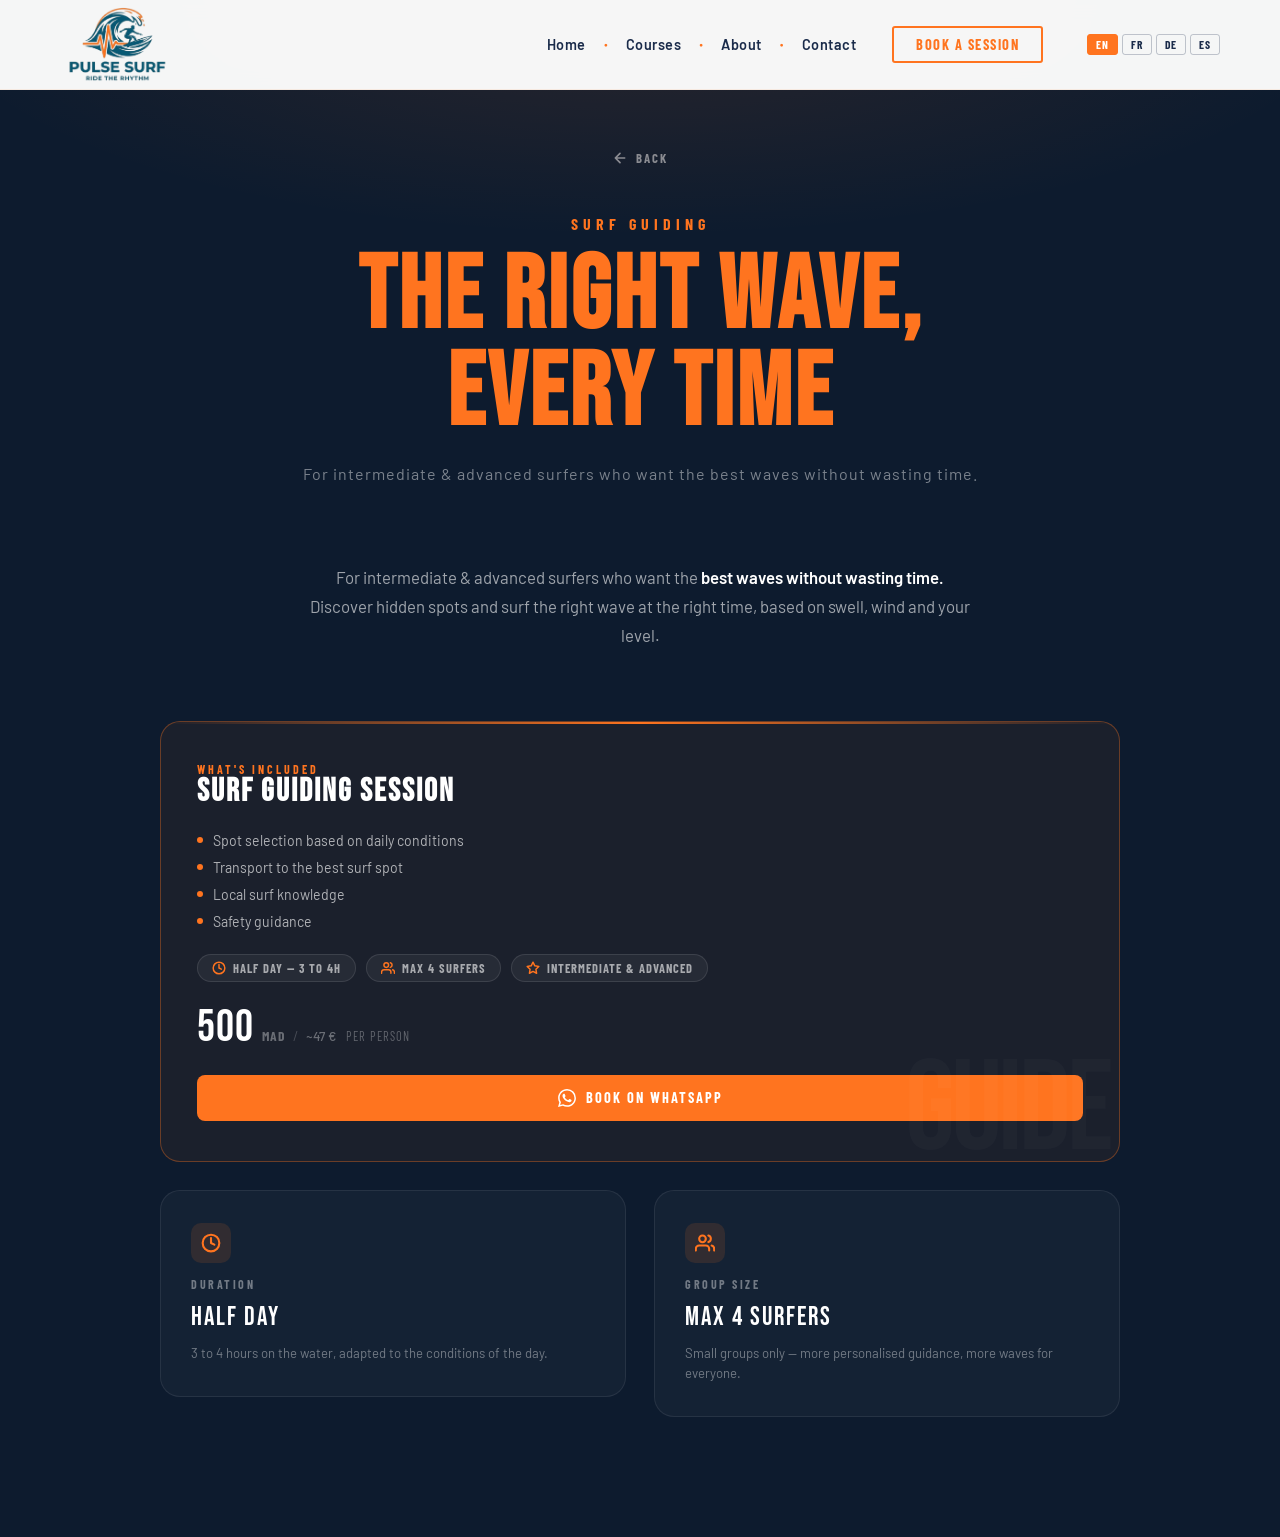
<file: guiding-lesson.html>
<!DOCTYPE html>
<html lang="en">

<head>
    <meta charset="UTF-8">
    <meta name="viewport" content="width=device-width, initial-scale=1.0">
    <!-- Google Tag Manager -->
    <script>(function (w, d, s, l, i) {
            w[l] = w[l] || []; w[l].push({
                'gtm.start':
                    new Date().getTime(), event: 'gtm.js'
            }); var f = d.getElementsByTagName(s)[0],
                j = d.createElement(s), dl = l != 'dataLayer' ? '&l=' + l : ''; j.async = true; j.src =
                    'https://www.googletagmanager.com/gtm.js?id=' + i + dl; f.parentNode.insertBefore(j, f);
        })(window, document, 'script', 'dataLayer', 'GTM-N6X4KJTM');</script>
    <!-- End Google Tag Manager -->
    <title>Surf Guiding | Pulse Surf</title>
    <meta name="description"
        content="Surf guiding with Yassine in Anza, Taghazout & Agadir. Best spots for intermediate & advanced surfers.">
    <link
        href="https://fonts.googleapis.com/css2?family=Bebas+Neue&family=Barlow:ital,wght@0,300;0,400;0,600;0,700;1,300&family=Barlow+Condensed:wght@400;700&display=swap"
        rel="stylesheet">
    <link rel="icon" type="image/png" href="img/favicon.jpg">

    <style>
        *,
        *::before,
        *::after {
            box-sizing: border-box;
            margin: 0;
            padding: 0;
        }

        :root {
            --orange: #ff741f;
            --navy: #1A2B4A;
            --sand: #FFF8F0;
            --dark: #0D1B2E;
            --gray: #6B7280;
            --white: #ffffff;
            --section-light: #FFF8F0;
            --section-mid: #F0EBE3;
        }

        html {
            scroll-behavior: smooth;
        }

        body {
            font-family: 'Barlow', sans-serif;
            background: var(--dark);
            color: var(--white);
            min-height: 100vh;
        }

        /* ── NAV ── */
        nav {
            position: fixed;
            top: 0;
            left: 0;
            right: 0;
            z-index: 200;
            display: flex;
            align-items: center;
            justify-content: space-between;
            padding: 0 60px;
            height: 90px;
            background: rgba(255, 255, 255, 0.96);
            backdrop-filter: blur(10px);
            border-bottom: 1px solid rgba(244, 121, 32, 0.1);
        }

        .nav-logo img {
            height: 75px;
            width: auto;
            display: block;
        }

        .nav-right {
            display: flex;
            align-items: center;
            gap: 36px;
        }

        .nav-links {
            display: flex;
            align-items: center;
            list-style: none;
        }

        .nav-links li {
            display: flex;
            align-items: center;
        }

        .nav-links li+li::before {
            content: '●';
            color: var(--orange);
            font-size: 0.4rem;
            margin: 0 18px;
        }

        .nav-links a {
            font-size: 0.9rem;
            font-weight: 600;
            color: var(--navy);
            text-decoration: none;
            letter-spacing: 0.5px;
            transition: color 0.2s;
        }

        .nav-links a:hover {
            color: var(--orange);
        }

        .btn-nav {
            background: transparent;
            border: 2px solid var(--orange);
            color: var(--orange);
            padding: 8px 22px;
            font-family: 'Barlow Condensed', sans-serif;
            font-size: 0.9rem;
            font-weight: 700;
            letter-spacing: 1.5px;
            text-transform: uppercase;
            cursor: pointer;
            border-radius: 3px;
            transition: background 0.25s, color 0.25s;
            text-decoration: none;
        }

        .btn-nav:hover {
            background: var(--orange);
            color: var(--white);
        }

        /* ── Burger ── */
        .burger {
            display: none;
            flex-direction: column;
            justify-content: center;
            gap: 5px;
            width: 36px;
            height: 36px;
            background: none;
            border: none;
            cursor: pointer;
            padding: 4px;
        }

        .burger span {
            display: block;
            height: 2px;
            width: 100%;
            background: var(--navy);
            border-radius: 2px;
            transition: transform 0.3s, opacity 0.3s;
            transform-origin: center;
        }

        .burger.open span:nth-child(1) {
            transform: translateY(7px) rotate(45deg);
        }

        .burger.open span:nth-child(2) {
            opacity: 0;
        }

        .burger.open span:nth-child(3) {
            transform: translateY(-7px) rotate(-45deg);
        }

        /* ── Mobile menu ── */
        .mobile-menu {
            display: none;
            position: fixed;
            inset: 0;
            z-index: 150;
            background: var(--dark);
            flex-direction: column;
            align-items: center;
            justify-content: center;
            gap: 32px;
            opacity: 0;
            pointer-events: none;
            transition: opacity 0.3s;
        }

        .mobile-menu.open {
            opacity: 1;
            pointer-events: all;
        }

        .mobile-menu ul {
            list-style: none;
            display: flex;
            flex-direction: column;
            align-items: center;
            gap: 24px;
        }

        .mobile-menu ul a {
            font-family: 'Bebas Neue', sans-serif;
            font-size: 2.2rem;
            letter-spacing: 3px;
            color: var(--white);
            text-decoration: none;
            text-transform: uppercase;
            transition: color 0.2s;
        }

        .mobile-menu ul a:hover {
            color: var(--orange);
        }

        /* ── HERO ── */
        .page-hero {
            padding-top: 90px;
            background: var(--dark);
            text-align: center;
            padding-bottom: 80px;
            position: relative;
            overflow: hidden;
        }

        .page-hero::before {
            content: '';
            position: absolute;
            inset: 0;
            background: radial-gradient(ellipse 80% 60% at 50% 0%, rgba(255, 116, 31, 0.12) 0%, transparent 70%);
            pointer-events: none;
        }

        .back-link {
            display: inline-flex;
            align-items: center;
            gap: 8px;
            color: rgba(255, 255, 255, 0.5);
            text-decoration: none;
            font-family: 'Barlow Condensed', sans-serif;
            font-size: 0.8rem;
            font-weight: 700;
            letter-spacing: 2px;
            text-transform: uppercase;
            margin-top: 60px;
            margin-bottom: 48px;
            transition: color 0.2s;
        }

        .back-link:hover {
            color: var(--orange);
        }

        .back-link svg {
            width: 16px;
            height: 16px;
        }

        .page-hero-label {
            font-family: 'Barlow Condensed', sans-serif;
            font-size: 1rem;
            font-weight: 700;
            letter-spacing: 5px;
            text-transform: uppercase;
            color: var(--orange);
            margin-bottom: 16px;
        }

        .page-hero h1 {
            font-family: 'Bebas Neue', sans-serif;
            font-size: clamp(3rem, 8vw, 6.5rem);
            letter-spacing: 3px;
            line-height: 0.95;
            color: var(--white);
            text-transform: uppercase;
        }

        .page-hero h1 span {
            color: var(--orange);
        }

        .page-hero-sub {
            font-size: 1rem;
            color: rgba(255, 255, 255, 0.45);
            margin-top: 20px;
            letter-spacing: 1px;
        }

        /* ── INTRO BAND ── */
        .intro-band {
            max-width: 700px;
            margin: 0 auto 70px;
            padding: 0 20px;
            text-align: center;
        }

        .intro-band p {
            font-size: 1.05rem;
            color: rgba(255, 255, 255, 0.6);
            line-height: 1.75;
        }

        .intro-band p strong {
            color: var(--white);
            font-weight: 600;
        }

        /* ── GUIDING SECTION ── */
        .guiding-section {
            background: var(--dark);
            padding: 0 60px 120px;
        }

        .guiding-inner {
            max-width: 960px;
            margin: 0 auto;
            display: grid;
            grid-template-columns: 1fr 1fr;
            gap: 28px;
            align-items: start;
        }

        /* ── CARD BASE ── */
        .guide-card {
            background: rgba(255, 255, 255, 0.03);
            border: 1px solid rgba(255, 255, 255, 0.08);
            border-radius: 20px;
            padding: 40px 36px;
            display: flex;
            flex-direction: column;
            gap: 24px;
            position: relative;
            transition: transform 0.35s, border-color 0.35s, background 0.35s;
            overflow: hidden;
        }

        .guide-card::before {
            content: '';
            position: absolute;
            top: 0;
            left: 0;
            right: 0;
            height: 2px;
            background: linear-gradient(90deg, transparent, var(--orange), transparent);
            opacity: 0;
            transition: opacity 0.35s;
        }

        .guide-card:hover {
            transform: translateY(-8px);
            border-color: rgba(255, 116, 31, 0.3);
            background: rgba(255, 116, 31, 0.04);
        }

        .guide-card:hover::before {
            opacity: 1;
        }

        /* ── MAIN CARD (full width) ── */
        .guide-card--main {
            grid-column: 1 / -1;
            border-color: rgba(255, 116, 31, 0.35);
            background: rgba(255, 116, 31, 0.06);
        }

        .guide-card--main::before {
            opacity: 1;
        }

        .guide-card--main:hover {
            transform: translateY(-8px);
        }

        /* Big BG text */
        .card-bg-text {
            position: absolute;
            bottom: -14px;
            right: 10px;
            font-family: 'Bebas Neue', sans-serif;
            font-size: 8rem;
            color: rgba(255, 255, 255, 0.025);
            line-height: 1;
            pointer-events: none;
            letter-spacing: -4px;
            white-space: nowrap;
        }

        /* Header */
        .card-label {
            font-family: 'Barlow Condensed', sans-serif;
            font-size: 0.75rem;
            font-weight: 700;
            letter-spacing: 3px;
            text-transform: uppercase;
            color: var(--orange);
        }

        .card-title {
            font-family: 'Bebas Neue', sans-serif;
            font-size: 2rem;
            letter-spacing: 2px;
            text-transform: uppercase;
            color: var(--white);
            line-height: 1;
        }

        /* Includes list */
        .card-includes {
            list-style: none;
            display: flex;
            flex-direction: column;
            gap: 10px;
        }

        .card-includes li {
            display: flex;
            align-items: center;
            gap: 10px;
            font-size: 0.88rem;
            color: rgba(255, 255, 255, 0.65);
        }

        .card-includes li::before {
            content: '';
            width: 6px;
            height: 6px;
            border-radius: 50%;
            background: var(--orange);
            flex-shrink: 0;
        }

        /* Details pills row */
        .card-details {
            display: flex;
            flex-wrap: wrap;
            gap: 10px;
        }

        .detail-pill {
            display: flex;
            align-items: center;
            gap: 7px;
            background: rgba(255, 255, 255, 0.05);
            border: 1px solid rgba(255, 255, 255, 0.1);
            border-radius: 40px;
            padding: 6px 14px;
            font-family: 'Barlow Condensed', sans-serif;
            font-size: 0.78rem;
            font-weight: 700;
            letter-spacing: 1px;
            text-transform: uppercase;
            color: rgba(255, 255, 255, 0.6);
        }

        .detail-pill svg {
            width: 14px;
            height: 14px;
            color: var(--orange);
            flex-shrink: 0;
        }

        /* Price */
        .card-price-row {
            display: flex;
            align-items: baseline;
            gap: 8px;
            margin-top: auto;
        }

        .card-price-main {
            font-family: 'Bebas Neue', sans-serif;
            font-size: 2.8rem;
            letter-spacing: 1px;
            color: var(--white);
            line-height: 1;
        }

        .card-price-unit {
            font-family: 'Barlow Condensed', sans-serif;
            font-size: 0.85rem;
            color: rgba(255, 255, 255, 0.35);
            font-weight: 700;
            letter-spacing: 1px;
        }

        .card-price-sep {
            font-size: 0.85rem;
            color: rgba(255, 255, 255, 0.2);
        }

        .card-price-eur {
            font-size: 0.82rem;
            color: rgba(255, 255, 255, 0.35);
            font-weight: 500;
        }

        .card-price-per {
            font-size: 0.78rem;
            color: rgba(255, 255, 255, 0.3);
            font-family: 'Barlow Condensed', sans-serif;
            letter-spacing: 1px;
            text-transform: uppercase;
            margin-left: 2px;
        }

        /* CTA */
        .card-cta {
            display: flex;
            align-items: center;
            justify-content: center;
            gap: 10px;
            background: var(--orange);
            color: var(--white);
            padding: 14px 24px;
            font-family: 'Barlow Condensed', sans-serif;
            font-size: 0.9rem;
            font-weight: 700;
            letter-spacing: 2px;
            text-transform: uppercase;
            border-radius: 8px;
            text-decoration: none;
            transition: background 0.2s, transform 0.2s;
        }

        .card-cta:hover {
            background: #d4660f;
            transform: scale(1.02);
        }

        .card-cta svg {
            width: 18px;
            height: 18px;
            flex-shrink: 0;
        }

        /* Info cards (smaller) */
        .info-card {
            background: rgba(255, 255, 255, 0.03);
            border: 1px solid rgba(255, 255, 255, 0.08);
            border-radius: 20px;
            padding: 32px 30px;
            display: flex;
            flex-direction: column;
            gap: 14px;
            position: relative;
            overflow: hidden;
            transition: transform 0.35s, border-color 0.35s, background 0.35s;
        }

        .info-card:hover {
            transform: translateY(-6px);
            border-color: rgba(255, 116, 31, 0.2);
            background: rgba(255, 116, 31, 0.03);
        }

        .info-card-icon {
            width: 40px;
            height: 40px;
            background: rgba(255, 116, 31, 0.12);
            border-radius: 10px;
            display: flex;
            align-items: center;
            justify-content: center;
        }

        .info-card-icon svg {
            width: 20px;
            height: 20px;
            color: var(--orange);
        }

        .info-card-title {
            font-family: 'Barlow Condensed', sans-serif;
            font-size: 0.75rem;
            font-weight: 700;
            letter-spacing: 2.5px;
            text-transform: uppercase;
            color: rgba(255, 255, 255, 0.4);
        }

        .info-card-value {
            font-family: 'Bebas Neue', sans-serif;
            font-size: 1.6rem;
            letter-spacing: 2px;
            color: var(--white);
            line-height: 1;
        }

        .info-card-sub {
            font-size: 0.82rem;
            color: rgba(255, 255, 255, 0.4);
            line-height: 1.5;
        }

        /* ── Scroll reveal ── */
        [data-reveal] {
            opacity: 0;
            transform: translateY(28px);
            transition: opacity 0.7s ease, transform 0.7s ease;
        }

        [data-reveal].visible {
            opacity: 1;
            transform: none;
        }

        /* ── Go top ── */
        .go-top-link {
            position: fixed;
            bottom: 30px;
            right: 30px;
            width: 48px;
            height: 48px;
            background-color: var(--orange);
            color: #fff;
            border-radius: 50%;
            display: flex;
            align-items: center;
            justify-content: center;
            text-decoration: none;
            transition: all 0.3s ease;
            opacity: 0;
            visibility: hidden;
            z-index: 999;
            box-shadow: 0 4px 15px rgba(0, 0, 0, 0.3);
        }

        .go-top-link.show {
            opacity: 1;
            visibility: visible;
        }

        .go-top-link:hover {
            background-color: #d4660f;
            transform: scale(1.1);
        }

        .go-top-link svg {
            width: 24px;
            height: 24px;
        }

        /* ── Footer ── */
        hr {
            opacity: 0.2;
        }

        footer {
            background: var(--section-dark);
            color: var(--white);
            padding: 80px 20px 40px;
        }

        .footer-inner {
            display: grid;
            grid-template-columns: 1.2fr 1fr 1fr 1fr;
            gap: 48px;
            max-width: 1200px;
            margin: 0 auto;
            padding-bottom: 50px;
            align-items: start;
        }

        .footer-brand {
            display: flex;
            flex-direction: column;
            gap: 12px;
            align-items: flex-start;
        }

        .footer-logo-img {
            height: 140px;
            width: auto;
            filter: brightness(0) invert(1);
            opacity: 0.9;
            margin: 0;
            display: block;
        }

        .footer-col-title {
            font-family: 'Barlow Condensed', sans-serif;
            font-size: 0.75rem;
            font-weight: 700;
            letter-spacing: 2.5px;
            text-transform: uppercase;
            color: rgba(255, 255, 255, 0.5);
            margin-bottom: 22px;
        }

        .footer-col ul {
            list-style: none;
            display: flex;
            flex-direction: column;
            gap: 12px;
        }

        .footer-col ul li a {
            font-size: 0.9rem;
            color: rgba(255, 255, 255, 0.75);
            text-decoration: none;
            transition: color 0.2s;
        }

        .footer-col ul li a:hover {
            color: var(--orange);
        }

        .footer-col:last-child {
            display: flex;
            flex-direction: column;
            align-items: flex-end;
            text-align: right;
        }

        .footer-email,
        .footer-insta {
            display: block;
            font-size: 0.88rem;
            color: rgba(255, 255, 255, 0.75);
            text-decoration: none;
            margin-bottom: 12px;
            transition: color 0.2s;
        }

        .footer-email:hover,
        .footer-insta:hover {
            color: var(--orange);
        }

        .footer-phone {
            font-family: 'Bebas Neue', sans-serif;
            font-size: 1.5rem;
            letter-spacing: 1.5px;
            color: var(--white);
            margin-bottom: 16px;
            text-decoration: none;
            transition: color 0.2s;
        }

        .footer-phone:hover {
            color: var(--orange);
        }

        .footer-divider {
            max-width: 1200px;
            margin: 0 auto 24px;
            border: none;
            border-top: 1px solid rgba(255, 255, 255, 0.08);
        }

        .footer-bottom {
            max-width: 1200px;
            margin: 0 auto;
            display: flex;
            align-items: center;
            justify-content: space-between;
            font-size: 0.78rem;
            color: rgba(255, 255, 255, 0.45);
        }

        .footer-credit a {
            color: rgba(255, 255, 255, 0.75);
            text-decoration: none;
            transition: color 0.2s;
        }

        .footer-credit a:hover {
            color: var(--orange);
        }

        /* ── Responsive ── */
        @media (max-width: 1024px) {
            .footer-inner {
                grid-template-columns: 1fr 1fr;
                gap: 32px;
            }
        }

        @media (min-width: 769px) and (max-width: 1023px) {
            .footer-col:last-child {
                align-items: flex-start;
                text-align: left;
            }
        }

        @media (max-width: 768px) {
            nav {
                padding: 0 20px;
                height: 70px;
            }

            .nav-logo img {
                height: 50px;
            }

            .nav-right {
                display: none !important;
            }

            .burger {
                display: flex !important;
            }

            .mobile-menu {
                display: flex;
            }

            .page-hero {
                padding-bottom: 50px;
            }

            .back-link {
                margin-top: 30px;
                margin-bottom: 30px;
            }

            .guiding-section {
                padding: 0 20px 80px;
            }

            .guiding-inner {
                grid-template-columns: 1fr;
            }

            .guide-card--main {
                grid-column: 1;
            }

            .guide-card,
            .info-card {
                padding: 32px 24px;
            }

            .card-price-main {
                font-size: 2.2rem;
            }

            footer {
                padding: 20px 20px 24px;
            }

            .footer-inner {
                grid-template-columns: 1fr;
                text-align: center;
                gap: 40px;
                padding: 20px;
            }

            .footer-brand,
            .footer-col:last-child {
                align-items: center;
                text-align: center;
            }

            .footer-logo-img {
                height: 70px;
                width: 110px;
                margin: 0 auto;
            }

            .footer-col:nth-of-type(3) {
                display: none;
            }

            .footer-bottom {
                flex-direction: column;
                gap: 15px;
                text-align: center;
            }
        }

        /* ── Lang switcher ── */
        .lang-switcher {
            display: flex;
            align-items: center;
            gap: 4px;
            margin-left: 8px;
        }

        .lang-btn {
            background: none;
            border: 1.5px solid rgba(26, 43, 74, 0.25);
            color: #1A2B4A;
            font-family: 'Barlow Condensed', sans-serif;
            font-size: 0.72rem;
            font-weight: 700;
            letter-spacing: 1px;
            text-transform: uppercase;
            padding: 4px 8px;
            border-radius: 3px;
            cursor: pointer;
            transition: background 0.2s, color 0.2s, border-color 0.2s;
            line-height: 1;
        }

        .lang-btn:hover,
        .lang-btn.active {
            background: #ff741f;
            border-color: #ff741f;
            color: #fff;
        }

        .mobile-lang-switcher {
            display: flex;
            gap: 8px;
            justify-content: center;
        }

        .mobile-lang-switcher .lang-btn {
            border-color: rgba(255, 255, 255, 0.3);
            color: rgba(255, 255, 255, 0.8);
            font-size: 0.85rem;
            padding: 8px 14px;
        }

        .mobile-lang-switcher .lang-btn:hover,
        .mobile-lang-switcher .lang-btn.active {
            background: #ff741f;
            border-color: #ff741f;
            color: #fff;
        }
    </style>
</head>

<body id="top">

    <!-- Google Tag Manager (noscript) -->
    <noscript><iframe src="https://www.googletagmanager.com/ns.html?id=GTM-N6X4KJTM" height="0" width="0"
            style="display:none;visibility:hidden"></iframe></noscript>
    <!-- End Google Tag Manager (noscript) -->
    <!-- NAV -->
    <nav id="navbar">
        <div class="nav-logo">
            <a href="index.html">
                <img src="img/logo.png" alt="Back to home - Pulse Surf">
            </a>
        </div>
        <div class="nav-right">
            <ul class="nav-links">
                <li><a href="index.html" data-i18n="nav.home">Home</a></li>
                <li><a href="index.html#courses" data-i18n="nav.courses">Courses</a></li>
                <li><a href="index.html#about" data-i18n="nav.about">About</a></li>
                <li><a href="index.html#contact" data-i18n="nav.contact">Contact</a></li>
            </ul>
            <a href="https://wa.me/212708351263?text=Hello!%20I'd%20like%20to%20book%20a%20surf%20session."
                class="btn-nav" target="_blank" rel="noopener" data-i18n="nav.book">Book a session</a>
            <div class="lang-switcher">
                <button class="lang-btn active" data-lang="en">EN</button>
                <button class="lang-btn" data-lang="fr">FR</button>
                <button class="lang-btn" data-lang="de">DE</button>
                <button class="lang-btn" data-lang="es">ES</button>
            </div>
        </div>
        <button class="burger" id="burgerBtn" aria-label="Menu" aria-expanded="false">
            <span></span><span></span><span></span>
        </button>
    </nav>

    <div class="mobile-menu" id="mobileMenu" aria-hidden="true">
        <ul>
            <li><a href="index.html" data-i18n="nav.home">Home</a></li>
            <li><a href="index.html#about" data-i18n="nav.about">About</a></li>
            <li><a href="index.html#courses" data-i18n="nav.courses">Courses</a></li>
            <li><a href="index.html#contact" data-i18n="nav.contact">Contact</a></li>
        </ul>
        <a href="https://wa.me/212708351263?text=Hello!%20I'd%20like%20to%20book%20a%20surf%20session." class="btn-nav"
            target="_blank" rel="noopener" data-i18n="nav.book">Book a session</a>
        <div class="mobile-lang-switcher">
            <button class="lang-btn" data-lang="en">EN</button>
            <button class="lang-btn" data-lang="fr">FR</button>
            <button class="lang-btn" data-lang="de">DE</button>
            <button class="lang-btn" data-lang="es">ES</button>
        </div>
    </div>

    <!-- HERO -->
    <section class="page-hero">
        <div style="display:flex; flex-direction:column; align-items:center; padding: 0 20px;">
            <a href="index.html#courses" class="back-link">
                <svg viewBox="0 0 24 24" fill="none" stroke="currentColor" stroke-width="2.5" stroke-linecap="round"
                    stroke-linejoin="round">
                    <path d="M19 12H5M12 19l-7-7 7-7" />
                </svg>
                <span data-i18n="back">Back</span>
            </a>
            <div class="page-hero-label" data-reveal data-i18n="guiding.label">Surf Guiding</div>
            <h1 data-reveal><span data-i18n="guiding.title">The right wave,</span><br><span
                    data-i18n="guiding.span">every time</span></h1>
            <p class="page-hero-sub" data-reveal data-i18n="guiding.sub">For intermediate &amp; advanced surfers · Anza
                · Taghazout · Agadir · Tamraght</p>
        </div>
    </section>

    <!-- INTRO -->
    <div class="intro-band" data-reveal>
        <p data-i18n="guiding.intro">For intermediate &amp; advanced surfers who want the <strong>best waves without
                wasting time.</strong><br>Discover hidden spots and surf the right wave at the right time, based on
            swell, wind and your level.</p>
    </div>

    <!-- GUIDING CONTENT -->
    <section class="guiding-section">
        <div class="guiding-inner">

            <!-- WHAT'S INCLUDED — full width -->
            <div class="guide-card guide-card--main" data-reveal>
                <div class="card-bg-text">GUIDE</div>
                <div>
                    <div class="card-label" data-i18n="guiding.what">What's included</div>
                    <h2 class="card-title" data-i18n="guiding.session.title">Surf Guiding Session</h2>
                </div>
                <ul class="card-includes">
                    <li data-i18n="guiding.inc1">Spot selection based on daily conditions</li>
                    <li data-i18n="guiding.inc2">Transport to the best surf spot</li>
                    <li data-i18n="guiding.inc3">Local surf knowledge</li>
                    <li data-i18n="guiding.inc4">Safety guidance</li>
                </ul>
                <div class="card-details">
                    <div class="detail-pill">
                        <svg viewBox="0 0 24 24" fill="none" stroke="currentColor" stroke-width="2.5"
                            stroke-linecap="round" stroke-linejoin="round">
                            <circle cx="12" cy="12" r="10" />
                            <polyline points="12 6 12 12 16 14" />
                        </svg>
                        <span data-i18n="guiding.pill.halfday">Half day — 3 to 4h</span>
                    </div>
                    <div class="detail-pill">
                        <svg viewBox="0 0 24 24" fill="none" stroke="currentColor" stroke-width="2.5"
                            stroke-linecap="round" stroke-linejoin="round">
                            <path d="M17 21v-2a4 4 0 0 0-4-4H5a4 4 0 0 0-4 4v2" />
                            <circle cx="9" cy="7" r="4" />
                            <path d="M23 21v-2a4 4 0 0 0-3-3.87" />
                            <path d="M16 3.13a4 4 0 0 1 0 7.75" />
                        </svg>
                        <span data-i18n="guiding.pill.max4">Max 4 surfers</span>
                    </div>
                    <div class="detail-pill">
                        <svg viewBox="0 0 24 24" fill="none" stroke="currentColor" stroke-width="2.5"
                            stroke-linecap="round" stroke-linejoin="round">
                            <polygon
                                points="12 2 15.09 8.26 22 9.27 17 14.14 18.18 21.02 12 17.77 5.82 21.02 7 14.14 2 9.27 8.91 8.26 12 2" />
                        </svg>
                        <span data-i18n="guiding.pill.level">Intermediate &amp; advanced</span>
                    </div>
                </div>
                <div class="card-price-row">
                    <span class="card-price-main">500</span>
                    <span class="card-price-unit">MAD</span>
                    <span class="card-price-sep">/</span>
                    <span class="card-price-eur">~47 €</span>
                    <span class="card-price-per" data-i18n="guiding.perperson">per person</span>
                </div>
                <a class="card-cta"
                    href="https://wa.me/212708351263?text=Hello%20Yassine!%20I'd%20like%20to%20book%20a%20Surf%20Guiding%20session%20(500%20MAD%20per%20person).%20Could%20you%20tell%20me%20your%20availability%3F"
                    target="_blank" rel="noopener">
                    <svg viewBox="0 0 24 24" fill="currentColor" xmlns="http://www.w3.org/2000/svg">
                        <path
                            d="M17.472 14.382c-.297-.149-1.758-.867-2.03-.967-.273-.099-.471-.148-.67.15-.197.297-.767.966-.94 1.164-.173.199-.347.223-.644.075-.297-.15-1.255-.463-2.39-1.475-.883-.788-1.48-1.761-1.653-2.059-.173-.297-.018-.458.13-.606.134-.133.298-.347.446-.52.149-.174.198-.298.298-.497.099-.198.05-.371-.025-.52-.075-.149-.669-1.612-.916-2.207-.242-.579-.487-.5-.669-.51-.173-.008-.371-.01-.57-.01-.198 0-.52.074-.792.372-.272.297-1.04 1.016-1.04 2.479 0 1.462 1.065 2.875 1.213 3.074.149.198 2.096 3.2 5.077 4.487.709.306 1.262.489 1.694.625.712.227 1.36.195 1.871.118.571-.085 1.758-.719 2.006-1.413.248-.694.248-1.289.173-1.413-.074-.124-.272-.198-.57-.347m-5.421 7.403h-.004a9.87 9.87 0 01-5.031-1.378l-.361-.214-3.741.982.998-3.648-.235-.374a9.86 9.86 0 01-1.51-5.26c.001-5.45 4.436-9.884 9.888-9.884 2.64 0 5.122 1.03 6.988 2.898a9.825 9.825 0 012.893 6.994c-.003 5.45-4.437 9.884-9.885 9.884m8.413-18.297A11.815 11.815 0 0012.05 0C5.495 0 .16 5.335.157 11.892c0 2.096.547 4.142 1.588 5.945L.057 24l6.305-1.654a11.882 11.882 0 005.683 1.448h.005c6.554 0 11.89-5.335 11.893-11.893a11.821 11.821 0 00-3.48-8.413Z" />
                    </svg>
                    <span data-i18n="pack.book">Book on WhatsApp</span>
                </a>
            </div>

            <!-- INFO CARD — Duration -->
            <div class="info-card" data-reveal>
                <div class="info-card-icon">
                    <svg viewBox="0 0 24 24" fill="none" stroke="currentColor" stroke-width="2.5" stroke-linecap="round"
                        stroke-linejoin="round">
                        <circle cx="12" cy="12" r="10" />
                        <polyline points="12 6 12 12 16 14" />
                    </svg>
                </div>
                <div class="info-card-title" data-i18n="guiding.duration.label">Duration</div>
                <div class="info-card-value" data-i18n="guiding.duration.val">Half Day</div>
                <div class="info-card-sub" data-i18n="guiding.duration.desc">3 to 4 hours on the water, adapted to the
                    conditions of the day.</div>
            </div>

            <!-- INFO CARD — Group size -->
            <div class="info-card" data-reveal>
                <div class="info-card-icon">
                    <svg viewBox="0 0 24 24" fill="none" stroke="currentColor" stroke-width="2.5" stroke-linecap="round"
                        stroke-linejoin="round">
                        <path d="M17 21v-2a4 4 0 0 0-4-4H5a4 4 0 0 0-4 4v2" />
                        <circle cx="9" cy="7" r="4" />
                        <path d="M23 21v-2a4 4 0 0 0-3-3.87" />
                        <path d="M16 3.13a4 4 0 0 1 0 7.75" />
                    </svg>
                </div>
                <div class="info-card-title" data-i18n="guiding.group.label">Group size</div>
                <div class="info-card-value" data-i18n="guiding.group.val">Max 4 surfers</div>
                <div class="info-card-sub" data-i18n="guiding.group.taille">Small groups only — more personalised
                    guidance, more waves for everyone.
                </div>
            </div>

        </div>
    </section>



    <!-- <footer>
        <div class="footer-inner">
            <div class="footer-brand">
                <a href="#top">
                    <img src="img/logo.png" alt="Back to top - Pulse Surf" class="footer-logo-img">
                </a>
            </div>
            <div class="footer-col">
                <h4 class="footer-col-title">Pulse Surf</h4>
                <ul>
                    <li><a href="#" id="mentionsBtn">Legal notice</a></li>
                </ul>
            </div>
            <div class="footer-col">
                <h4 class="footer-col-title">This may interest you</h4>
                <ul>
                    <li><a href="#courses">Packages &amp; Prices</a></li>
                    <li><a href="#how">How a lesson works</a></li>
                    <li><a href="#about">About me</a></li>
                </ul>
            </div>
            <div class="footer-col">
                <h4 class="footer-col-title">Contact</h4>
                <a href="mailto:pulsesurfmorocco@gmail.com" class="footer-email">pulsesurfmorocco@gmail.com</a>
                <a href="https://www.instagram.com/pulse.surf/?hl=fr" class="footer-insta" target="_blank"
                    rel="noopener">@pulse.surf</a>
                <a href="https://wa.me/212708351263" class="footer-phone">+212 708 351 263</a>
            </div>
        </div>
        <div class="footer-divider"></div>
        <div class="footer-bottom">
            <span>© 2025 Pulse Surf — All rights reserved</span>
            <span class="footer-credit">Website by <a href="https://www.instagram.com/justine_tblt_/?hl=fr"
                    target="_blank">justine_tblt_</a></span>
        </div>
    </footer> -->

    <!-- Go to top -->
    <a href="#top" id="goToTop" class="go-top-link" aria-label="Back to top">
        <svg viewBox="0 0 24 24" fill="none" stroke="currentColor" stroke-width="3" stroke-linecap="round"
            stroke-linejoin="round">
            <path d="M18 15l-6-6-6 6" />
        </svg>
    </a>

    <script src="i18n.js"></script>
    <script src="main.js"></script>

</body>

</html>
</file>
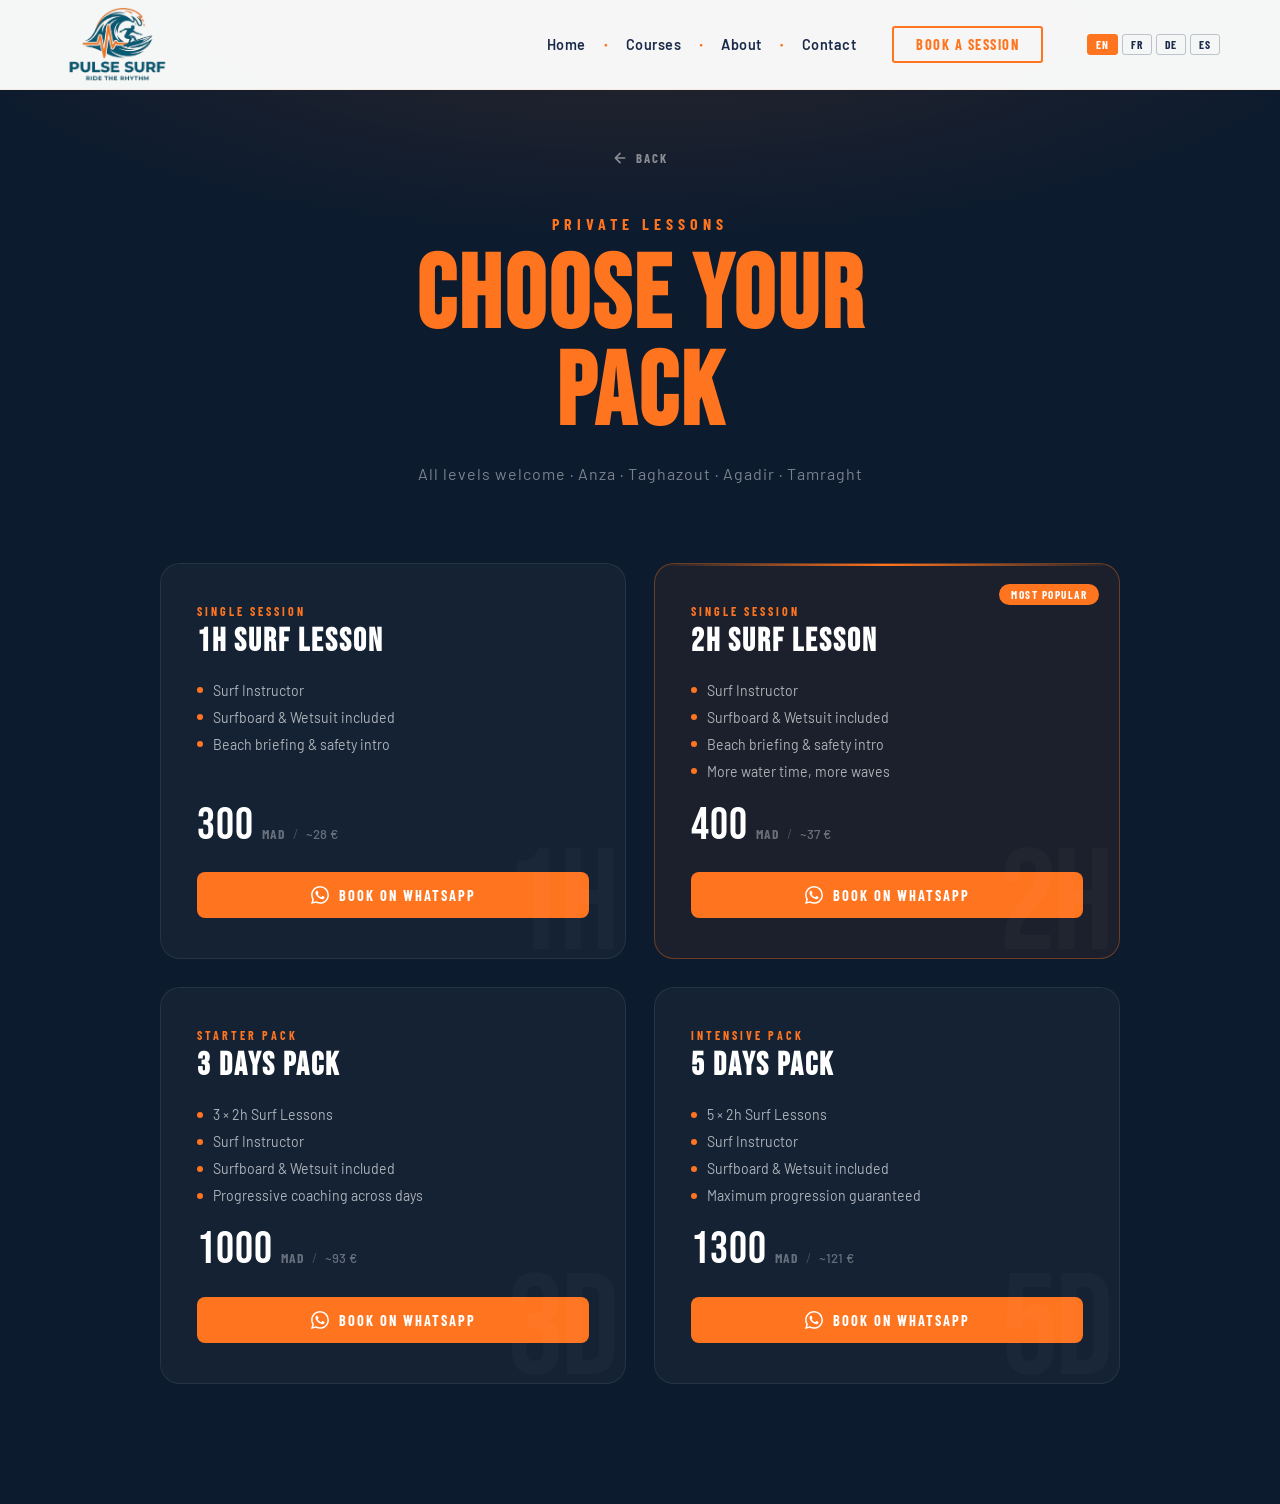
<file: private-lesson.html>
<!DOCTYPE html>
<html lang="en">

<head>
    <meta charset="UTF-8">
    <meta name="viewport" content="width=device-width, initial-scale=1.0">
    <!-- Google Tag Manager -->
    <script>(function (w, d, s, l, i) {
            w[l] = w[l] || []; w[l].push({
                'gtm.start':
                    new Date().getTime(), event: 'gtm.js'
            }); var f = d.getElementsByTagName(s)[0],
                j = d.createElement(s), dl = l != 'dataLayer' ? '&l=' + l : ''; j.async = true; j.src =
                    'https://www.googletagmanager.com/gtm.js?id=' + i + dl; f.parentNode.insertBefore(j, f);
        })(window, document, 'script', 'dataLayer', 'GTM-N6X4KJTM');</script>
    <!-- End Google Tag Manager -->
    <title>Private Lessons | Pulse Surf</title>
    <meta name="description"
        content="Book your private surf lesson with Yassine in Anza, Taghazout & Agadir. Flexible packs for all levels.">
    <link
        href="https://fonts.googleapis.com/css2?family=Bebas+Neue&family=Barlow:ital,wght@0,300;0,400;0,600;0,700;1,300&family=Barlow+Condensed:wght@400;700&display=swap"
        rel="stylesheet">
    <link rel="icon" type="image/png" href="img/favicon.jpg">

    <style>
        *,
        *::before,
        *::after {
            box-sizing: border-box;
            margin: 0;
            padding: 0;
        }

        :root {
            --orange: #ff741f;
            --navy: #1A2B4A;
            --sand: #FFF8F0;
            --dark: #0D1B2E;
            --gray: #6B7280;
            --white: #ffffff;
            --section-light: #FFF8F0;
            --section-mid: #F0EBE3;
        }

        html {
            scroll-behavior: smooth;
        }

        body {
            font-family: 'Barlow', sans-serif;
            background: var(--dark);
            color: var(--white);
            min-height: 100vh;
        }

        /* ── NAV ── */
        nav {
            position: fixed;
            top: 0;
            left: 0;
            right: 0;
            z-index: 200;
            display: flex;
            align-items: center;
            justify-content: space-between;
            padding: 0 60px;
            height: 90px;
            background: rgba(255, 255, 255, 0.96);
            backdrop-filter: blur(10px);
            border-bottom: 1px solid rgba(244, 121, 32, 0.1);
        }

        .nav-logo img {
            height: 75px;
            width: auto;
            display: block;
        }

        .nav-right {
            display: flex;
            align-items: center;
            gap: 36px;
        }

        .nav-links {
            display: flex;
            align-items: center;
            list-style: none;
        }

        .nav-links li {
            display: flex;
            align-items: center;
        }

        .nav-links li+li::before {
            content: '●';
            color: var(--orange);
            font-size: 0.4rem;
            margin: 0 18px;
        }

        .nav-links a {
            font-size: 0.9rem;
            font-weight: 600;
            color: var(--navy);
            text-decoration: none;
            letter-spacing: 0.5px;
            transition: color 0.2s;
        }

        .nav-links a:hover {
            color: var(--orange);
        }

        .btn-nav {
            background: transparent;
            border: 2px solid var(--orange);
            color: var(--orange);
            padding: 8px 22px;
            font-family: 'Barlow Condensed', sans-serif;
            font-size: 0.9rem;
            font-weight: 700;
            letter-spacing: 1.5px;
            text-transform: uppercase;
            cursor: pointer;
            border-radius: 3px;
            transition: background 0.25s, color 0.25s;
            text-decoration: none;
        }

        .btn-nav:hover {
            background: var(--orange);
            color: var(--white);
        }

        /* ── Burger ── */
        .burger {
            display: none;
            flex-direction: column;
            justify-content: center;
            gap: 5px;
            width: 36px;
            height: 36px;
            background: none;
            border: none;
            cursor: pointer;
            padding: 4px;
        }

        .burger span {
            display: block;
            height: 2px;
            width: 100%;
            background: var(--navy);
            border-radius: 2px;
            transition: transform 0.3s, opacity 0.3s;
            transform-origin: center;
        }

        .burger.open span:nth-child(1) {
            transform: translateY(7px) rotate(45deg);
        }

        .burger.open span:nth-child(2) {
            opacity: 0;
        }

        .burger.open span:nth-child(3) {
            transform: translateY(-7px) rotate(-45deg);
        }

        /* ── Mobile menu ── */
        .mobile-menu {
            display: none;
            position: fixed;
            inset: 0;
            z-index: 150;
            background: var(--dark);
            flex-direction: column;
            align-items: center;
            justify-content: center;
            gap: 32px;
            opacity: 0;
            pointer-events: none;
            transition: opacity 0.3s;
        }

        .mobile-menu.open {
            opacity: 1;
            pointer-events: all;
        }

        .mobile-menu ul {
            list-style: none;
            display: flex;
            flex-direction: column;
            align-items: center;
            gap: 24px;
        }

        .mobile-menu ul a {
            font-family: 'Bebas Neue', sans-serif;
            font-size: 2.2rem;
            letter-spacing: 3px;
            color: var(--white);
            text-decoration: none;
            text-transform: uppercase;
            transition: color 0.2s;
        }

        .mobile-menu ul a:hover {
            color: var(--orange);
        }

        /* ── HERO ── */
        .page-hero {
            padding-top: 90px;
            background: var(--dark);
            text-align: center;
            padding-bottom: 80px;
            position: relative;
            overflow: hidden;
        }

        .page-hero::before {
            content: '';
            position: absolute;
            inset: 0;
            background: radial-gradient(ellipse 80% 60% at 50% 0%, rgba(255, 116, 31, 0.12) 0%, transparent 70%);
            pointer-events: none;
        }

        .back-link {
            display: inline-flex;
            align-items: center;
            gap: 8px;
            color: rgba(255, 255, 255, 0.5);
            text-decoration: none;
            font-family: 'Barlow Condensed', sans-serif;
            font-size: 0.8rem;
            font-weight: 700;
            letter-spacing: 2px;
            text-transform: uppercase;
            margin-top: 60px;
            margin-bottom: 48px;
            transition: color 0.2s;
        }

        .back-link:hover {
            color: var(--orange);
        }

        .back-link svg {
            width: 16px;
            height: 16px;
        }

        .page-hero-label {
            font-family: 'Barlow Condensed', sans-serif;
            font-size: 1rem;
            font-weight: 700;
            letter-spacing: 5px;
            text-transform: uppercase;
            color: var(--orange);
            margin-bottom: 16px;
        }

        .page-hero h1 {
            font-family: 'Bebas Neue', sans-serif;
            font-size: clamp(3rem, 8vw, 6.5rem);
            letter-spacing: 3px;
            line-height: 0.95;
            color: var(--white);
            text-transform: uppercase;
        }

        .page-hero h1 span {
            color: var(--orange);
        }

        .page-hero-sub {
            font-size: 1rem;
            color: rgba(255, 255, 255, 0.45);
            margin-top: 20px;
            letter-spacing: 1px;
        }

        /* ── PACKS GRID ── */
        .packs-section {
            background: var(--dark);
            padding: 0 60px 120px;
        }

        .packs-grid {
            display: grid;
            grid-template-columns: repeat(2, 1fr);
            gap: 28px;
            max-width: 960px;
            margin: 0 auto;
        }

        /* ── PACK CARD ── */
        .pack-card {
            background: rgba(255, 255, 255, 0.03);
            border: 1px solid rgba(255, 255, 255, 0.08);
            border-radius: 20px;
            padding: 40px 36px;
            display: flex;
            flex-direction: column;
            gap: 24px;
            position: relative;
            transition: transform 0.35s, border-color 0.35s, background 0.35s;
            overflow: hidden;
        }

        .pack-card::before {
            content: '';
            position: absolute;
            top: 0;
            left: 0;
            right: 0;
            height: 2px;
            background: linear-gradient(90deg, transparent, var(--orange), transparent);
            opacity: 0;
            transition: opacity 0.35s;
        }

        .pack-card:hover {
            transform: translateY(-8px);
            border-color: rgba(255, 116, 31, 0.3);
            background: rgba(255, 116, 31, 0.04);
        }

        .pack-card:hover::before {
            opacity: 1;
        }

        /* Popular badge */
        .pack-card--popular {
            border-color: rgba(255, 116, 31, 0.35);
            background: rgba(255, 116, 31, 0.06);
        }

        .pack-card--popular::before {
            opacity: 1;
        }

        .pack-popular-badge {
            position: absolute;
            top: 20px;
            right: 20px;
            background: var(--orange);
            color: var(--white);
            font-family: 'Barlow Condensed', sans-serif;
            font-size: 0.7rem;
            font-weight: 700;
            letter-spacing: 1.5px;
            text-transform: uppercase;
            padding: 4px 12px;
            border-radius: 20px;
        }

        /* Big BG number */
        .pack-bg-number {
            position: absolute;
            bottom: -20px;
            right: 10px;
            font-family: 'Bebas Neue', sans-serif;
            font-size: 9rem;
            color: rgba(255, 255, 255, 0.025);
            line-height: 1;
            pointer-events: none;
            letter-spacing: -4px;
        }

        .pack-header {
            display: flex;
            flex-direction: column;
            gap: 8px;
        }

        .pack-duration {
            font-family: 'Barlow Condensed', sans-serif;
            font-size: 0.75rem;
            font-weight: 700;
            letter-spacing: 3px;
            text-transform: uppercase;
            color: var(--orange);
        }

        .pack-title {
            font-family: 'Bebas Neue', sans-serif;
            font-size: 2rem;
            letter-spacing: 2px;
            text-transform: uppercase;
            color: var(--white);
            line-height: 1;
        }

        /* Includes */
        .pack-includes {
            list-style: none;
            display: flex;
            flex-direction: column;
            gap: 10px;
        }

        .pack-includes li {
            display: flex;
            align-items: center;
            gap: 10px;
            font-size: 0.88rem;
            color: rgba(255, 255, 255, 0.65);
        }

        .pack-includes li::before {
            content: '';
            width: 6px;
            height: 6px;
            border-radius: 50%;
            background: var(--orange);
            flex-shrink: 0;
        }

        /* Price */
        .pack-price-row {
            display: flex;
            align-items: baseline;
            gap: 8px;
            margin-top: auto;
        }

        .pack-price-main {
            font-family: 'Bebas Neue', sans-serif;
            font-size: 2.8rem;
            letter-spacing: 1px;
            color: var(--white);
            line-height: 1;
        }

        .pack-price-unit {
            font-family: 'Barlow Condensed', sans-serif;
            font-size: 0.85rem;
            color: rgba(255, 255, 255, 0.35);
            font-weight: 700;
            letter-spacing: 1px;
        }

        .pack-price-sep {
            font-size: 0.85rem;
            color: rgba(255, 255, 255, 0.2);
        }

        .pack-price-eur {
            font-size: 0.82rem;
            color: rgba(255, 255, 255, 0.35);
            font-weight: 500;
        }

        /* CTA */
        .pack-cta {
            display: flex;
            align-items: center;
            justify-content: center;
            gap: 10px;
            background: var(--orange);
            color: var(--white);
            padding: 14px 24px;
            font-family: 'Barlow Condensed', sans-serif;
            font-size: 0.9rem;
            font-weight: 700;
            letter-spacing: 2px;
            text-transform: uppercase;
            border-radius: 8px;
            text-decoration: none;
            transition: background 0.2s, transform 0.2s;
        }

        .pack-cta:hover {
            background: #d4660f;
            transform: scale(1.02);
        }

        .pack-cta svg {
            width: 18px;
            height: 18px;
            flex-shrink: 0;
        }

        /* ── Note section ── */
        .note-band {
            max-width: 960px;
            margin: 0 auto;
            margin-top: -60px;
            padding: 0 60px 80px;
            display: flex;
            align-items: center;
            gap: 16px;
        }

        .note-band p {
            font-size: 0.82rem;
            color: rgba(255, 255, 255, 0.35);
            line-height: 1.6;
        }

        .note-band p strong {
            color: rgba(255, 255, 255, 0.6);
        }

        /* ── Divider wave (decorative) ── */
        .wave-divider {
            width: 100%;
            overflow: hidden;
            line-height: 0;
            background: var(--dark);
        }

        /* ── Scroll reveal ── */
        [data-reveal] {
            opacity: 0;
            transform: translateY(28px);
            transition: opacity 0.7s ease, transform 0.7s ease;
        }

        [data-reveal].visible {
            opacity: 1;
            transform: none;
        }

        /* ── Go top ── */
        .go-top-link {
            position: fixed;
            bottom: 30px;
            right: 30px;
            width: 48px;
            height: 48px;
            background-color: var(--orange);
            color: #fff;
            border-radius: 50%;
            display: flex;
            align-items: center;
            justify-content: center;
            text-decoration: none;
            transition: all 0.3s ease;
            opacity: 0;
            visibility: hidden;
            z-index: 999;
            box-shadow: 0 4px 15px rgba(0, 0, 0, 0.3);
        }

        .go-top-link.show {
            opacity: 1;
            visibility: visible;
        }

        .go-top-link:hover {
            background-color: #d4660f;
            transform: scale(1.1);
        }

        .go-top-link svg {
            width: 24px;
            height: 24px;
        }



        /* ── Footer Styles ────────────────────────────────────────── */

        hr {
            opacity: 0.2;
        }

        footer {
            background: var(--section-dark);
            color: var(--white);
            padding: 80px 20px 40px;
        }

        .footer-inner {
            display: grid;
            grid-template-columns: 1.2fr 1fr 1fr 1fr;
            gap: 48px;
            max-width: 1200px;
            margin: 0 auto;
            padding-bottom: 50px;
            align-items: start;
        }

        .footer-brand {
            display: flex;
            flex-direction: column;
            gap: 12px;
            align-items: flex-start;
        }

        .footer-logo-img {
            height: 140px;
            width: auto;
            filter: brightness(0) invert(1);
            opacity: 0.9;
            margin: 0;
            display: block;
        }

        .footer-col-title {
            font-family: 'Barlow Condensed', sans-serif;
            font-size: 0.75rem;
            font-weight: 700;
            letter-spacing: 2.5px;
            text-transform: uppercase;
            color: rgba(255, 255, 255, 0.5);
            margin-bottom: 22px;
        }

        .footer-col ul {
            list-style: none;
            display: flex;
            flex-direction: column;
            gap: 12px;
        }

        .footer-col ul li a {
            font-size: 0.9rem;
            color: rgba(255, 255, 255, 0.75);
            text-decoration: none;
            transition: color 0.2s;
        }

        .footer-col ul li a:hover {
            color: var(--orange);
        }

        .footer-col:last-child {
            display: flex;
            flex-direction: column;
            align-items: flex-end;
            text-align: right;
        }

        .footer-email,
        .footer-insta {
            display: block;
            font-size: 0.88rem;
            color: rgba(255, 255, 255, 0.75);
            text-decoration: none;
            margin-bottom: 12px;
            transition: color 0.2s;
        }

        .footer-email:hover,
        .footer-insta:hover {
            color: var(--orange);
        }

        .footer-phone {
            font-family: 'Bebas Neue', sans-serif;
            font-size: 1.5rem;
            letter-spacing: 1.5px;
            color: var(--white);
            margin-bottom: 16px;
            text-decoration: none;
            transition: color 0.2s;
        }

        .footer-phone:hover {
            color: var(--orange);
        }

        .footer-divider {
            max-width: 1200px;
            margin: 0 auto 24px;
            border: none;
            border-top: 1px solid rgba(255, 255, 255, 0.08);
        }

        .footer-bottom {
            max-width: 1200px;
            margin: 0 auto;
            display: flex;
            align-items: center;
            justify-content: space-between;
            font-size: 0.78rem;
            color: rgba(255, 255, 255, 0.45);
        }

        .footer-credit a {
            color: rgba(255, 255, 255, 0.75);
            text-decoration: none;
            transition: color 0.2s;
        }

        .footer-credit a:hover {
            color: var(--orange);
        }

        /* ── Responsive Footer ────────────────────────────────────── */

        @media (max-width: 1024px) {
            .footer-inner {
                grid-template-columns: 1fr 1fr;
                gap: 32px;
            }
        }

        /* Tablette Portrait (769px à 1023px) */
        @media (min-width: 769px) and (max-width: 1023px) {
            .footer-col:last-child {
                align-items: flex-start;
                text-align: left;
            }
        }

        /* Mobile (768px) */
        @media (max-width: 768px) {
            footer {
                padding: 20px 20px 24px;
            }

            .footer-inner {
                grid-template-columns: 1fr;
                text-align: center;
                gap: 40px;
                padding: 20px;
            }

            .footer-brand,
            .footer-col:last-child {
                align-items: center;
                text-align: center;
            }

            .footer-logo-img {
                height: 70px;
                width: 110px;
                margin: 0 auto;
            }

            .footer-col:nth-of-type(3) {
                display: none;
            }

            .footer-bottom {
                flex-direction: column;
                gap: 15px;
                text-align: center;
            }
        }

        /* ── Responsive ── */
        @media (max-width: 768px) {
            nav {
                padding: 0 20px;
                height: 70px;
            }

            .nav-logo img {
                height: 50px;
            }

            .nav-right {
                display: none !important;
            }

            .burger {
                display: flex !important;
            }

            .mobile-menu {
                display: flex;
            }

            .page-hero {
                padding-bottom: 50px;
            }

            .back-link {
                margin-top: 30px;
                margin-bottom: 30px;
            }

            .packs-section {
                padding: 0 20px 80px;
            }

            .packs-grid {
                grid-template-columns: 1fr;
                gap: 20px;
            }

            .pack-card {
                padding: 32px 24px;
            }

            .pack-price-main {
                font-size: 2.2rem;
            }

            .note-band {
                padding: 0 20px 60px;
                flex-direction: column;
                text-align: center;
                margin-top: -40px;
            }

        }

        @media (min-width: 769px) and (max-width: 1023px) {
            .packs-grid {
                gap: 20px;
            }
        }

        /* ── Lang switcher ── */
        .lang-switcher {
            display: flex;
            align-items: center;
            gap: 4px;
            margin-left: 8px;
        }

        .lang-btn {
            background: none;
            border: 1.5px solid rgba(26, 43, 74, 0.25);
            color: #1A2B4A;
            font-family: 'Barlow Condensed', sans-serif;
            font-size: 0.72rem;
            font-weight: 700;
            letter-spacing: 1px;
            text-transform: uppercase;
            padding: 4px 8px;
            border-radius: 3px;
            cursor: pointer;
            transition: background 0.2s, color 0.2s, border-color 0.2s;
            line-height: 1;
        }

        .lang-btn:hover,
        .lang-btn.active {
            background: #ff741f;
            border-color: #ff741f;
            color: #fff;
        }

        .mobile-lang-switcher {
            display: flex;
            gap: 8px;
            justify-content: center;
        }

        .mobile-lang-switcher .lang-btn {
            border-color: rgba(255, 255, 255, 0.3);
            color: rgba(255, 255, 255, 0.8);
            font-size: 0.85rem;
            padding: 8px 14px;
        }

        .mobile-lang-switcher .lang-btn:hover,
        .mobile-lang-switcher .lang-btn.active {
            background: #ff741f;
            border-color: #ff741f;
            color: #fff;
        }
    </style>
</head>

<body id="top">

    <!-- Google Tag Manager (noscript) -->
    <noscript><iframe src="https://www.googletagmanager.com/ns.html?id=GTM-N6X4KJTM" height="0" width="0"
            style="display:none;visibility:hidden"></iframe></noscript>
    <!-- End Google Tag Manager (noscript) -->
    <!-- NAV -->
    <nav id="navbar">
        <div class="nav-logo">
            <a href="index.html">
                <img src="img/logo.png" alt="Back to home - Pulse Surf">
            </a>
        </div>
        <div class="nav-right">
            <ul class="nav-links">
                <li><a href="index.html" data-i18n="nav.home">Home</a></li>
                <li><a href="index.html#courses" data-i18n="nav.courses">Courses</a></li>
                <li><a href="index.html#about" data-i18n="nav.about">About</a></li>
                <li><a href="index.html#contact" data-i18n="nav.contact">Contact</a></li>
            </ul>
            <a href="https://wa.me/212708351263?text=Hello!%20I'd%20like%20to%20book%20a%20surf%20session."
                class="btn-nav" target="_blank" rel="noopener" data-i18n="nav.book">Book a session</a>
            <div class="lang-switcher">
                <button class="lang-btn active" data-lang="en">EN</button>
                <button class="lang-btn" data-lang="fr">FR</button>
                <button class="lang-btn" data-lang="de">DE</button>
                <button class="lang-btn" data-lang="es">ES</button>
            </div>
        </div>
        <button class="burger" id="burgerBtn" aria-label="Menu" aria-expanded="false">
            <span></span><span></span><span></span>
        </button>
    </nav>

    <div class="mobile-menu" id="mobileMenu" aria-hidden="true">
        <ul>
            <li><a href="index.html" data-i18n="nav.home">Home</a></li>
            <li><a href="index.html#about" data-i18n="nav.about">About</a></li>
            <li><a href="index.html#courses" data-i18n="nav.courses">Courses</a></li>
            <li><a href="index.html#contact" data-i18n="nav.contact">Contact</a></li>
        </ul>
        <a href="https://wa.me/212708351263?text=Hello!%20I'd%20like%20to%20book%20a%20surf%20session." class="btn-nav"
            target="_blank" rel="noopener" data-i18n="nav.book">Book a session</a>
        <div class="mobile-lang-switcher">
            <button class="lang-btn" data-lang="en">EN</button>
            <button class="lang-btn" data-lang="fr">FR</button>
            <button class="lang-btn" data-lang="de">DE</button>
            <button class="lang-btn" data-lang="es">ES</button>
        </div>
    </div>

    <!-- HERO -->
    <section class="page-hero">
        <div style="display:flex; flex-direction:column; align-items:center; padding: 0 20px;">
            <a href="index.html#courses" class="back-link">
                <svg viewBox="0 0 24 24" fill="none" stroke="currentColor" stroke-width="2.5" stroke-linecap="round"
                    stroke-linejoin="round">
                    <path d="M19 12H5M12 19l-7-7 7-7" />
                </svg>
                <span data-i18n="back">Back</span>
            </a>
            <div class="page-hero-label" data-reveal data-i18n="private.label">Private Lessons</div>
            <h1 data-reveal><span data-i18n="subpage.chooseyourpack">Choose your</span><br><span
                    data-i18n="subpage.pack">pack</span></h1>
            <p class="page-hero-sub" data-reveal data-i18n="subpage.alllevels">All levels welcome · Anza · Taghazout ·
                Agadir · Tamraght</p>
        </div>
    </section>

    <!-- PACKS -->
    <section class="packs-section">
        <div class="packs-grid">

            <!-- 1H LESSON -->
            <div class="pack-card" data-reveal>
                <div class="pack-bg-number">1H</div>
                <div class="pack-header">
                    <span class="pack-duration" data-i18n="pack.single">Single Session</span>
                    <h2 class="pack-title" data-i18n="pack.1h.title">1H Surf Lesson</h2>
                </div>
                <ul class="pack-includes">
                    <li data-i18n="pack.instructor">Surf Instructor</li>
                    <li data-i18n="pack.board">Surfboard &amp; Wetsuit included</li>
                    <li data-i18n="pack.briefing">Beach briefing &amp; safety intro</li>
                </ul>
                <div class="pack-price-row">
                    <span class="pack-price-main">300</span>
                    <span class="pack-price-unit">MAD</span>
                    <span class="pack-price-sep">/</span>
                    <span class="pack-price-eur">~28 €</span>
                </div>
                <a class="pack-cta"
                    href="https://wa.me/212708351263?text=Hello%20Yassine!%20I'd%20like%20to%20book%20a%201H%20Private%20Surf%20Lesson%20(300%20MAD).%20Could%20you%20tell%20me%20your%20availability%3F"
                    target="_blank" rel="noopener">
                    <svg viewBox="0 0 24 24" fill="currentColor" xmlns="http://www.w3.org/2000/svg">
                        <path
                            d="M17.472 14.382c-.297-.149-1.758-.867-2.03-.967-.273-.099-.471-.148-.67.15-.197.297-.767.966-.94 1.164-.173.199-.347.223-.644.075-.297-.15-1.255-.463-2.39-1.475-.883-.788-1.48-1.761-1.653-2.059-.173-.297-.018-.458.13-.606.134-.133.298-.347.446-.52.149-.174.198-.298.298-.497.099-.198.05-.371-.025-.52-.075-.149-.669-1.612-.916-2.207-.242-.579-.487-.5-.669-.51-.173-.008-.371-.01-.57-.01-.198 0-.52.074-.792.372-.272.297-1.04 1.016-1.04 2.479 0 1.462 1.065 2.875 1.213 3.074.149.198 2.096 3.2 5.077 4.487.709.306 1.262.489 1.694.625.712.227 1.36.195 1.871.118.571-.085 1.758-.719 2.006-1.413.248-.694.248-1.289.173-1.413-.074-.124-.272-.198-.57-.347m-5.421 7.403h-.004a9.87 9.87 0 01-5.031-1.378l-.361-.214-3.741.982.998-3.648-.235-.374a9.86 9.86 0 01-1.51-5.26c.001-5.45 4.436-9.884 9.888-9.884 2.64 0 5.122 1.03 6.988 2.898a9.825 9.825 0 012.893 6.994c-.003 5.45-4.437 9.884-9.885 9.884m8.413-18.297A11.815 11.815 0 0012.05 0C5.495 0 .16 5.335.157 11.892c0 2.096.547 4.142 1.588 5.945L.057 24l6.305-1.654a11.882 11.882 0 005.683 1.448h.005c6.554 0 11.89-5.335 11.893-11.893a11.821 11.821 0 00-3.48-8.413Z" />
                    </svg>
                    <span data-i18n="pack.book">Book on WhatsApp</span>
                </a>
            </div>

            <!-- 2H LESSON -->
            <div class="pack-card pack-card--popular" data-reveal>
                <span class="pack-popular-badge" data-i18n="pack.popular">Most popular</span>
                <div class="pack-bg-number">2H</div>
                <div class="pack-header">
                    <span class="pack-duration" data-i18n="pack.single">Single Session</span>
                    <h2 class="pack-title" data-i18n="pack.2h.title">2H Surf Lesson</h2>
                </div>
                <ul class="pack-includes">
                    <li data-i18n="pack.instructor">Surf Instructor</li>
                    <li data-i18n="pack.board">Surfboard &amp; Wetsuit included</li>
                    <li data-i18n="pack.briefing">Beach briefing &amp; safety intro</li>
                    <li data-i18n="pack.moretime">More water time, more waves</li>
                </ul>
                <div class="pack-price-row">
                    <span class="pack-price-main">400</span>
                    <span class="pack-price-unit">MAD</span>
                    <span class="pack-price-sep">/</span>
                    <span class="pack-price-eur">~37 €</span>
                </div>
                <a class="pack-cta"
                    href="https://wa.me/212708351263?text=Hello%20Yassine!%20I'd%20like%20to%20book%20a%202H%20Private%20Surf%20Lesson%20(400%20MAD).%20Could%20you%20tell%20me%20your%20availability%3F"
                    target="_blank" rel="noopener">
                    <svg viewBox="0 0 24 24" fill="currentColor" xmlns="http://www.w3.org/2000/svg">
                        <path
                            d="M17.472 14.382c-.297-.149-1.758-.867-2.03-.967-.273-.099-.471-.148-.67.15-.197.297-.767.966-.94 1.164-.173.199-.347.223-.644.075-.297-.15-1.255-.463-2.39-1.475-.883-.788-1.48-1.761-1.653-2.059-.173-.297-.018-.458.13-.606.134-.133.298-.347.446-.52.149-.174.198-.298.298-.497.099-.198.05-.371-.025-.52-.075-.149-.669-1.612-.916-2.207-.242-.579-.487-.5-.669-.51-.173-.008-.371-.01-.57-.01-.198 0-.52.074-.792.372-.272.297-1.04 1.016-1.04 2.479 0 1.462 1.065 2.875 1.213 3.074.149.198 2.096 3.2 5.077 4.487.709.306 1.262.489 1.694.625.712.227 1.36.195 1.871.118.571-.085 1.758-.719 2.006-1.413.248-.694.248-1.289.173-1.413-.074-.124-.272-.198-.57-.347m-5.421 7.403h-.004a9.87 9.87 0 01-5.031-1.378l-.361-.214-3.741.982.998-3.648-.235-.374a9.86 9.86 0 01-1.51-5.26c.001-5.45 4.436-9.884 9.888-9.884 2.64 0 5.122 1.03 6.988 2.898a9.825 9.825 0 012.893 6.994c-.003 5.45-4.437 9.884-9.885 9.884m8.413-18.297A11.815 11.815 0 0012.05 0C5.495 0 .16 5.335.157 11.892c0 2.096.547 4.142 1.588 5.945L.057 24l6.305-1.654a11.882 11.882 0 005.683 1.448h.005c6.554 0 11.89-5.335 11.893-11.893a11.821 11.821 0 00-3.48-8.413Z" />
                    </svg>
                    <span data-i18n="pack.book">Book on WhatsApp</span>
                </a>
            </div>

            <!-- 3 DAYS PACK -->
            <div class="pack-card" data-reveal>
                <div class="pack-bg-number">3D</div>
                <div class="pack-header">
                    <span class="pack-duration" data-i18n="pack.starter">Starter Pack</span>
                    <h2 class="pack-title" data-i18n="pack.3d.title">3 Days Pack</h2>
                </div>
                <ul class="pack-includes">
                    <li data-i18n="pack.3x">3 × 2h Surf Lessons</li>
                    <li data-i18n="pack.instructor">Surf Instructor</li>
                    <li data-i18n="pack.board">Surfboard &amp; Wetsuit included</li>
                    <li data-i18n="pack.progressive">Progressive coaching across days</li>
                </ul>
                <div class="pack-price-row">
                    <span class="pack-price-main">1000</span>
                    <span class="pack-price-unit">MAD</span>
                    <span class="pack-price-sep">/</span>
                    <span class="pack-price-eur">~93 €</span>
                </div>
                <a class="pack-cta"
                    href="https://wa.me/212708351263?text=Hello%20Yassine!%20I'd%20like%20to%20book%20the%203%20Days%20Pack%20(3%20x%202H%20lessons%20-%201000%20MAD).%20Could%20you%20tell%20me%20your%20availability%3F"
                    target="_blank" rel="noopener">
                    <svg viewBox="0 0 24 24" fill="currentColor" xmlns="http://www.w3.org/2000/svg">
                        <path
                            d="M17.472 14.382c-.297-.149-1.758-.867-2.03-.967-.273-.099-.471-.148-.67.15-.197.297-.767.966-.94 1.164-.173.199-.347.223-.644.075-.297-.15-1.255-.463-2.39-1.475-.883-.788-1.48-1.761-1.653-2.059-.173-.297-.018-.458.13-.606.134-.133.298-.347.446-.52.149-.174.198-.298.298-.497.099-.198.05-.371-.025-.52-.075-.149-.669-1.612-.916-2.207-.242-.579-.487-.5-.669-.51-.173-.008-.371-.01-.57-.01-.198 0-.52.074-.792.372-.272.297-1.04 1.016-1.04 2.479 0 1.462 1.065 2.875 1.213 3.074.149.198 2.096 3.2 5.077 4.487.709.306 1.262.489 1.694.625.712.227 1.36.195 1.871.118.571-.085 1.758-.719 2.006-1.413.248-.694.248-1.289.173-1.413-.074-.124-.272-.198-.57-.347m-5.421 7.403h-.004a9.87 9.87 0 01-5.031-1.378l-.361-.214-3.741.982.998-3.648-.235-.374a9.86 9.86 0 01-1.51-5.26c.001-5.45 4.436-9.884 9.888-9.884 2.64 0 5.122 1.03 6.988 2.898a9.825 9.825 0 012.893 6.994c-.003 5.45-4.437 9.884-9.885 9.884m8.413-18.297A11.815 11.815 0 0012.05 0C5.495 0 .16 5.335.157 11.892c0 2.096.547 4.142 1.588 5.945L.057 24l6.305-1.654a11.882 11.882 0 005.683 1.448h.005c6.554 0 11.89-5.335 11.893-11.893a11.821 11.821 0 00-3.48-8.413Z" />
                    </svg>
                    <span data-i18n="pack.book">Book on WhatsApp</span>
                </a>
            </div>

            <!-- 5 DAYS PACK -->
            <div class="pack-card" data-reveal>
                <div class="pack-bg-number">5D</div>
                <div class="pack-header">
                    <span class="pack-duration" data-i18n="pack.intensive">Intensive Pack</span>
                    <h2 class="pack-title" data-i18n="pack.5d.title">5 Days Pack</h2>
                </div>
                <ul class="pack-includes">
                    <li data-i18n="pack.5x">5 × 2h Surf Lessons</li>
                    <li data-i18n="pack.instructor">Surf Instructor</li>
                    <li data-i18n="pack.board">Surfboard &amp; Wetsuit included</li>
                    <li data-i18n="pack.max">Maximum progression guaranteed</li>
                </ul>
                <div class="pack-price-row">
                    <span class="pack-price-main">1300</span>
                    <span class="pack-price-unit">MAD</span>
                    <span class="pack-price-sep">/</span>
                    <span class="pack-price-eur">~121 €</span>
                </div>
                <a class="pack-cta"
                    href="https://wa.me/212708351263?text=Hello%20Yassine!%20I'd%20like%20to%20book%20the%205%20Days%20Pack%20(5%20x%202H%20lessons%20-%201300%20MAD).%20Could%20you%20tell%20me%20your%20availability%3F"
                    target="_blank" rel="noopener">
                    <svg viewBox="0 0 24 24" fill="currentColor" xmlns="http://www.w3.org/2000/svg">
                        <path
                            d="M17.472 14.382c-.297-.149-1.758-.867-2.03-.967-.273-.099-.471-.148-.67.15-.197.297-.767.966-.94 1.164-.173.199-.347.223-.644.075-.297-.15-1.255-.463-2.39-1.475-.883-.788-1.48-1.761-1.653-2.059-.173-.297-.018-.458.13-.606.134-.133.298-.347.446-.52.149-.174.198-.298.298-.497.099-.198.05-.371-.025-.52-.075-.149-.669-1.612-.916-2.207-.242-.579-.487-.5-.669-.51-.173-.008-.371-.01-.57-.01-.198 0-.52.074-.792.372-.272.297-1.04 1.016-1.04 2.479 0 1.462 1.065 2.875 1.213 3.074.149.198 2.096 3.2 5.077 4.487.709.306 1.262.489 1.694.625.712.227 1.36.195 1.871.118.571-.085 1.758-.719 2.006-1.413.248-.694.248-1.289.173-1.413-.074-.124-.272-.198-.57-.347m-5.421 7.403h-.004a9.87 9.87 0 01-5.031-1.378l-.361-.214-3.741.982.998-3.648-.235-.374a9.86 9.86 0 01-1.51-5.26c.001-5.45 4.436-9.884 9.888-9.884 2.64 0 5.122 1.03 6.988 2.898a9.825 9.825 0 012.893 6.994c-.003 5.45-4.437 9.884-9.885 9.884m8.413-18.297A11.815 11.815 0 0012.05 0C5.495 0 .16 5.335.157 11.892c0 2.096.547 4.142 1.588 5.945L.057 24l6.305-1.654a11.882 11.882 0 005.683 1.448h.005c6.554 0 11.89-5.335 11.893-11.893a11.821 11.821 0 00-3.48-8.413Z" />
                    </svg>
                    <span data-i18n="pack.book">Book on WhatsApp</span>
                </a>
            </div>

        </div>


    </section>


    <!-- <footer>
        <div class="footer-inner">
            <div class="footer-brand">
                <a href="#top">
                    <img src="img/logo.png" alt="Back to top - Pulse Surf" class="footer-logo-img">
                </a>
            </div>
            <div class="footer-col">
                <h4 class="footer-col-title">Pulse Surf</h4>
                <ul>
                    <li><a href="#" id="mentionsBtn">Legal notice</a></li>
                </ul>
            </div>
            <div class="footer-col">
                <h4 class="footer-col-title">This may interest you</h4>
                <ul>
                    <li><a href="#courses">Packages &amp; Prices</a></li>
                    <li><a href="#how">How a lesson works</a></li>
                    <li><a href="#about">About me</a></li>
                </ul>
            </div>
            <div class="footer-col">
                <h4 class="footer-col-title">Contact</h4>
                <a href="mailto:pulsesurfmorocco@gmail.com" class="footer-email">pulsesurfmorocco@gmail.com</a>
                <a href="https://www.instagram.com/pulse.surf/?hl=fr" class="footer-insta" target="_blank"
                    rel="noopener">@pulse.surf</a>
                <a href="https://wa.me/212708351263" class="footer-phone">+212 708 351 263</a>
            </div>
        </div>
        <div class="footer-divider"></div>
        <div class="footer-bottom">
            <span>© 2025 Pulse Surf — All rights reserved</span>
            <span class="footer-credit">Website by <a href="https://www.instagram.com/justine_tblt_/?hl=fr"
                    target="_blank">justine_tblt_</a></span>
        </div>
    </footer> -->

    <!-- Go to top -->
    <a href="#top" id="goToTop" class="go-top-link" aria-label="Back to top">
        <svg viewBox="0 0 24 24" fill="none" stroke="currentColor" stroke-width="3" stroke-linecap="round"
            stroke-linejoin="round">
            <path d="M18 15l-6-6-6 6" />
        </svg>
    </a>

    <script src="i18n.js"></script>
    <script>
        // Scroll reveal
        const revealObserver = new IntersectionObserver((entries) => {
            entries.forEach((entry, i) => {
                if (entry.isIntersecting) {
                    setTimeout(() => entry.target.classList.add('visible'), i * 100);
                    revealObserver.unobserve(entry.target);
                }
            });
        }, { threshold: 0.1 });
        document.querySelectorAll('[data-reveal]').forEach(el => revealObserver.observe(el));

        // Burger menu
        const burgerBtn = document.getElementById('burgerBtn');
        const mobileMenu = document.getElementById('mobileMenu');

        burgerBtn.addEventListener('click', () => {
            const isOpen = mobileMenu.classList.toggle('open');
            burgerBtn.classList.toggle('open', isOpen);
            burgerBtn.setAttribute('aria-expanded', String(isOpen));
            mobileMenu.setAttribute('aria-hidden', String(!isOpen));
            document.body.style.overflow = isOpen ? 'hidden' : '';
        });
        mobileMenu.querySelectorAll('a').forEach(l => l.addEventListener('click', () => {
            mobileMenu.classList.remove('open');
            burgerBtn.classList.remove('open');
            burgerBtn.setAttribute('aria-expanded', 'false');
            mobileMenu.setAttribute('aria-hidden', 'true');
            document.body.style.overflow = '';
        }));

        // Go to top
        const goTopLink = document.getElementById('goToTop');
        window.addEventListener('scroll', () => {
            goTopLink.classList.toggle('show', window.scrollY > 400);
        });
        goTopLink.addEventListener('click', (e) => {
            e.preventDefault();
            window.scrollTo({ top: 0, behavior: 'smooth' });
        });
    </script>

</body>

</html>
</file>
<file: style.css>
*,
*::before,
*::after {
    box-sizing: border-box;
    margin: 0;
    padding: 0;
}

:root {
    --orange: #ff741f;
    --navy: #1A2B4A;
    --sand: #FFF8F0;
    --dark: #0D1B2E;
    --gray: #6B7280;
    --white: #ffffff;
    --section-light: #FFF8F0;
    --section-mid: #F0EBE3;
    --section-dark: #0D1B2E;
}

html {
    scroll-behavior: smooth;
}

body {
    font-family: 'Barlow', sans-serif;
    background: var(--section-light);
    color: var(--navy);
}

/* ── Nav ───────────────────────────────────────────────────── */
nav {
    position: fixed;
    top: 0;
    left: 0;
    right: 0;
    z-index: 200;
    display: flex;
    align-items: center;
    justify-content: space-between;
    padding: 0 60px;
    height: 90px;
    background: rgba(255, 255, 255, 0.96);
    backdrop-filter: blur(10px);
    border-bottom: 1px solid rgba(244, 121, 32, 0.1);
}

.nav-logo img {
    height: 75px;
    width: auto;
    display: block;
}

.nav-right {
    display: flex;
    align-items: center;
    gap: 36px;
}

.nav-links {
    display: flex;
    align-items: center;
    list-style: none;
}

.nav-links li {
    display: flex;
    align-items: center;
}

.nav-links li+li::before {
    content: '●';
    color: var(--orange);
    font-size: 0.4rem;
    margin: 0 18px;
}

.nav-links a {
    font-size: 0.9rem;
    font-weight: 600;
    color: var(--navy);
    text-decoration: none;
    letter-spacing: 0.5px;
    transition: color 0.2s;
}

.nav-links a:hover,
.nav-links a.active {
    color: var(--orange);
}

.btn-nav {
    background: transparent;
    border: 2px solid var(--orange);
    color: var(--orange);
    padding: 8px 22px;
    font-family: 'Barlow Condensed', sans-serif;
    font-size: 0.9rem;
    font-weight: 700;
    letter-spacing: 1.5px;
    text-transform: uppercase;
    cursor: pointer;
    border-radius: 3px;
    transition: background 0.25s, color 0.25s;
}

.btn-nav:hover {
    background: var(--orange);
    color: var(--white);
}

/* ── Burger ────────────────────────────────────────────────── */
.burger {
    display: none;
    flex-direction: column;
    justify-content: center;
    gap: 5px;
    width: 36px;
    height: 36px;
    background: none;
    border: none;
    cursor: pointer;
    padding: 4px;
}

.burger span {
    display: block;
    height: 2px;
    width: 100%;
    background: var(--navy);
    border-radius: 2px;
    transition: transform 0.3s, opacity 0.3s;
    transform-origin: center;
}

.burger.open span:nth-child(1) {
    transform: translateY(7px) rotate(45deg);
}

.burger.open span:nth-child(2) {
    opacity: 0;
}

.burger.open span:nth-child(3) {
    transform: translateY(-7px) rotate(-45deg);
}

/* ── Mobile menu ───────────────────────────────────────────── */
.mobile-menu {
    display: none;
    position: fixed;
    inset: 0;
    z-index: 150;
    background: var(--dark);
    flex-direction: column;
    align-items: center;
    justify-content: center;
    gap: 32px;
    opacity: 0;
    pointer-events: none;
    transition: opacity 0.3s;
}

.mobile-menu.open {
    opacity: 1;
    pointer-events: all;
}

.mobile-menu ul {
    list-style: none;
    display: flex;
    flex-direction: column;
    align-items: center;
    gap: 24px;
}

.mobile-menu ul a {
    font-family: 'Bebas Neue', sans-serif;
    font-size: 2.2rem;
    letter-spacing: 3px;
    color: var(--white);
    text-decoration: none;
    text-transform: uppercase;
    transition: color 0.2s;
}

.mobile-menu ul a:hover {
    color: var(--orange);
}

/* ── Hero ──────────────────────────────────────────────────── */
.hero {
    height: 100vh;
    min-height: 600px;
    position: relative;
    display: flex;
    align-items: flex-end;
    padding-bottom: 100px;
    overflow: hidden;
}

.hero-bg {
    position: absolute;
    inset: 0;
    z-index: 1;
}

.hero-bg img {
    width: 100%;
    height: 100%;
    object-fit: cover;
    object-position: center;
    display: block;
}

.hero-bg::after {
    content: '';
    position: absolute;
    inset: 0;
    background: linear-gradient(to bottom, rgba(0, 0, 0, 0.15), rgba(0, 0, 0, 0.65));
}

.hero-content {
    position: relative;
    z-index: 10;
    padding: 0 60px;
}

.hero-content h1 {
    font-family: 'Bebas Neue', sans-serif;
    font-size: clamp(4rem, 10vw, 8rem);
    line-height: 0.9;
    color: var(--white);
    letter-spacing: 3px;
    text-transform: uppercase;
}

.hero-content h1 span {
    display: block;
    color: var(--orange);
}

.hero-sub {
    font-family: 'Barlow Condensed', sans-serif;
    font-size: 1.1rem;
    letter-spacing: 5px;
    color: var(--orange);
    margin-top: 16px;
    text-transform: uppercase;
    font-weight: bold;
}

.hero-sub::before {
    content: '# ';
    color: rgba(244, 121, 32, 0.6);
    font-weight: bold;
}

/* ── Section base ──────────────────────────────────────────── */
.section {
    padding: 70px 60px;
    background: var(--section-dark);
}

.section-header {
    text-align: center;
    margin-bottom: 60px;
}

.section-header h2 {
    font-family: 'Bebas Neue', sans-serif;
    font-size: 2.8rem;
    letter-spacing: 3px;
    color: var(--sand);
    text-transform: uppercase;
}

.section-header p {
    color: var(--gray);
    margin-top: 10px;
    font-size: 0.95rem;
    max-width: 520px;
    margin-inline: auto;
}

/* ── Courses ───────────────────────────────────────────────── */
.courses-track {
    display: grid;
    grid-template-columns: repeat(3, 1fr);
    gap: 24px;
    padding: 10px 4px 30px;
    align-items: stretch;
}

.course-card {
    background: var(--white);
    border-radius: 14px;
    overflow: hidden;
    box-shadow: 0 4px 30px rgba(26, 43, 74, 0.08);
    transition: transform 0.3s, box-shadow 0.3s;
    display: flex;
    flex-direction: column;
}

.course-card:hover {
    transform: translateY(-6px);
    box-shadow: 0 16px 50px rgba(26, 43, 74, 0.15);
}

.card-img {
    height: 240px;
    position: relative;
    overflow: hidden;
    flex-shrink: 0;
}

.card-photo {
    position: absolute;
    inset: 0;
    width: 100%;
    height: 100%;
    object-fit: cover;
    object-position: 50% 30%;
    display: block;
    z-index: 1;
}

.img-private {
    object-position: center 40%;
}

.img-group {
    object-position: center 60%;
}

.img-guide {
    object-position: center center;
}

.card-badge,
.card-duration {
    z-index: 2;
}

.card-img-bg {
    width: 100%;
    height: 100%;
    display: flex;
    align-items: center;
    justify-content: center;
    font-size: 4rem;
}


.card-badge {
    position: absolute;
    top: 12px;
    right: 12px;
    background: var(--orange);
    color: var(--white);
    font-family: 'Barlow Condensed', sans-serif;
    font-size: 0.75rem;
    font-weight: 700;
    letter-spacing: 1px;
    text-transform: uppercase;
    padding: 4px 10px;
    border-radius: 20px;
}

.card-body {
    padding: 20px;
    display: flex;
    flex-direction: column;
    flex: 1;
}

.card-body h3 {
    font-family: 'Barlow Condensed', sans-serif;
    font-size: 1.2rem;
    font-weight: 700;
    color: var(--navy);
    letter-spacing: 0.5px;
    text-transform: uppercase;
    margin-bottom: 10px;
}

.card-for {
    font-size: 0.82rem;
    color: var(--gray);
    line-height: 1.5;
    margin-bottom: 8px;
}

.card-for span {
    font-weight: 700;
    text-transform: uppercase;
    font-size: 0.7rem;
    letter-spacing: 1px;
    color: var(--navy);
    margin-right: 4px;
}

.card-plus {
    font-size: 0.82rem;
    color: var(--navy);
    line-height: 1.5;
    margin-bottom: 12px;
}

.card-plus span {
    color: var(--orange);
    margin-right: 4px;
}

.card-price {
    display: flex;
    align-items: baseline;
    gap: 6px;
    margin-top: auto;
    margin-bottom: 10px;
}

.price-mad {
    font-family: 'Barlow Condensed', sans-serif;
    font-size: 1.1rem;
    font-weight: 700;
    color: var(--navy);
}

.price-sep {
    color: var(--gray);
    font-size: 0.85rem;
}

.price-eur {
    font-size: 0.82rem;
    color: var(--gray);
    font-weight: 500;
}

.btn-card {
    display: block;
    background: var(--orange);
    color: var(--white);
    padding: 11px 20px;
    font-family: 'Barlow Condensed', sans-serif;
    font-size: 0.85rem;
    font-weight: 700;
    letter-spacing: 1px;
    text-transform: uppercase;
    border-radius: 6px;
    cursor: pointer;
    border: none;
    text-decoration: none;
    text-align: center;
    transition: background 0.2s, transform 0.2s;
}

.btn-card:hover {
    background: #d4660f;
    transform: scale(1.02);
}

.btn-whatsapp {
    background: var(--orange);
}

.btn-whatsapp:hover {
    background: var(--dark);
}

/* ── How it works ──────────────────────────────────────────── */
.how-section {
    background: var(--section-dark);
    padding: 0 60px 100px 60px;
}

.how-section .section-header h2 {
    color: var(--sand);
}

.how-section .section-header p {
    color: rgba(255, 255, 255, 0.45);
}

.flow-grid {
    display: flex;
    align-items: stretch;
    justify-content: center;
    max-width: 1100px;
    margin: 0 auto;
    flex-wrap: nowrap;
}

.flow-card {
    flex: 1;
    min-width: 0;
    background: var(--white);
    border: 1px solid rgba(0, 0, 0, 0.05);
    border-radius: 16px;
    padding: 32px 24px;
    text-align: center;
    position: relative;
    transition: transform 0.3s, background 0.3s, box-shadow 0.3s;
}


.flow-card--highlight {
    background: var(--orange);
    border-color: var(--orange);
}


.flow-number {
    font-family: 'Bebas Neue', sans-serif;
    font-size: 3.5rem;
    line-height: 1;
    color: rgba(0, 0, 0, 0.05);
    /* Chiffre discret sur fond sable */
    position: absolute;
    top: 12px;
    right: 16px;
    letter-spacing: 2px;
}

.flow-card--highlight .flow-number {
    color: rgba(255, 255, 255, 0.2);
}

.flow-icon-wrap {
    width: 64px;
    height: 64px;
    border-radius: 50%;
    background: rgba(0, 0, 0, 0.05);
    /* Fond icône adapté au sable */
    display: flex;
    align-items: center;
    justify-content: center;
    margin: 0 auto 18px;
    font-size: 1.8rem;
    transition: background 0.3s;
}

.flow-card--highlight .flow-icon-wrap {
    background: rgba(255, 255, 255, 0.2);
}


.flow-title {
    font-family: 'Barlow Condensed', sans-serif;
    font-size: 1.1rem;
    font-weight: 700;
    letter-spacing: 1px;
    text-transform: uppercase;
    color: #2d2d2d;
    /* Texte sombre pour lisibilité sur beige */
    margin-bottom: 10px;
}

.flow-card--highlight .flow-title {
    color: var(--white);
}

.flow-desc {
    font-size: 0.82rem;
    color: #5a5a5a;
    /* Gris foncé pour le texte descriptif */
    line-height: 1.6;
    margin-bottom: 18px;
}

.flow-card--highlight .flow-desc {
    color: rgba(255, 255, 255, 0.85);
}

.flow-tag {
    display: inline-block;
    font-family: 'Barlow Condensed', sans-serif;
    font-size: 0.7rem;
    font-weight: 700;
    letter-spacing: 2px;
    text-transform: uppercase;
    color: var(--orange);
    border: 1px solid rgba(244, 121, 32, 0.4);
    border-radius: 20px;
    padding: 3px 12px;
}

.flow-card--highlight .flow-tag {
    color: var(--white);
    border-color: rgba(255, 255, 255, 0.5);
}

.flow-connector {
    flex-shrink: 0;
    width: 60px;
    opacity: 0.85;
    display: flex;
    align-items: center;
    justify-content: center;
}

.flow-connector svg path {
    stroke: var(--orange) !important;
}

.flow-connector svg polygon {
    fill: var(--orange) !important;
}

.bring-banner {
    display: flex;
    align-items: center;
    gap: 16px;
    margin-top: 48px;
    background: rgba(255, 255, 255, 0.05);
    border: 1px solid rgba(255, 255, 255, 0.1);
    border-radius: 12px;
    padding: 20px 28px;
    max-width: 1100px;
    margin-inline: auto;
}

.bring-text strong {
    font-family: 'Barlow Condensed', sans-serif;
    font-size: 0.75rem;
    letter-spacing: 2px;
    text-transform: uppercase;
    color: var(--orange);
}

.bring-text span {
    font-size: 0.9rem;
    color: rgba(255, 255, 255, 0.7);
}


.about-section {
    padding: 100px 60px 0px 60px;
    display: grid;
    grid-template-columns: 300px 1fr;
    gap: 80px;
    align-items: center;
    max-width: 1100px;
    margin: 0 auto;
}



.about-photo {
    width: 280px;
    height: 280px;
    border-radius: 50%;
    border: 6px solid var(--orange);
    box-shadow: 0 0 0 12px rgba(244, 121, 32, 0.1);
    display: flex;
    align-items: center;
    justify-content: center;
    background: linear-gradient(135deg, #1A3A5C, #2E6B8A);
    font-size: 5rem;
    overflow: hidden;
    flex-shrink: 0;
}

.about-photo-img {
    width: 100%;
    height: 100%;
    object-fit: cover;
    object-position: top center;
    display: block;
    border-radius: 50%;
}

.about-label {
    font-family: 'Barlow Condensed', sans-serif;
    font-size: 1.5rem;
    font-weight: 700;
    letter-spacing: 3px;
    text-transform: uppercase;
    color: var(--orange);
    margin-bottom: 12px;
}

.about-text h2 {
    font-family: 'Bebas Neue', sans-serif;
    font-size: 2.8rem;
    letter-spacing: 2px;
    text-transform: uppercase;
    color: var(--navy);
    line-height: 1;
    margin-bottom: 20px;
}

.about-text p {
    font-size: 0.95rem;
    color: #444;
    line-height: 1.8;
    margin-bottom: 16px;
}

.about-pills {
    display: flex;
    flex-wrap: wrap;
    gap: 12px;
    margin-top: 24px;
}

.pill {
    background: var(--white);
    border: 1.5px solid rgba(244, 121, 32, 0.25);
    color: var(--navy);
    padding: 6px 16px;
    border-radius: 20px;
    font-size: 0.85rem;
    font-weight: 600;
    display: flex;
    align-items: center;
    gap: 6px;
}

.pill .dot {
    color: var(--orange);
}

/* ── Reviews ───────────────────────────────────────────────── */
.reviews-section {
    background: var(--sand);
    padding: 80px 0 60px;
}

.reviews-section h2 {
    font-family: 'Bebas Neue', sans-serif;
    font-size: 2.8rem;
    letter-spacing: 3px;
    color: var(--navy);
    text-transform: uppercase;
}

.stars {
    color: var(--orange);
    font-size: 1.4rem;
    letter-spacing: 2px;
}

.reviews-viewport {
    overflow: hidden;
    width: 100%;
    padding: 0 60px;
}

.reviews-track {
    display: flex;
    gap: 24px;
    transition: transform 0.45s cubic-bezier(0.4, 0, 0.2, 1);
    will-change: transform;
    padding: 16px 0 32px;
}

.review-card {
    flex: 0 0 calc((100vw - 120px - 48px) / 3);
    min-width: 240px;
    background: var(--white);
    border-radius: 14px;
    padding: 28px;
    box-shadow: 0 2px 16px rgba(26, 43, 74, 0.06);
    border: 1px solid rgba(244, 121, 32, 0.08);
    transition: transform 0.3s, box-shadow 0.3s;
}

.review-card:hover {
    transform: translateY(-4px);
    box-shadow: 0 10px 30px rgba(26, 43, 74, 0.12);
}

.reviewer {
    display: flex;
    align-items: center;
    gap: 12px;
    margin-bottom: 14px;
}

.reviewer-avatar {
    width: 44px;
    height: 44px;
    border-radius: 50%;
    display: flex;
    align-items: center;
    justify-content: center;
    font-size: 1.1rem;
    color: var(--white);
    font-weight: 700;
    font-family: 'Barlow Condensed', sans-serif;
    flex-shrink: 0;
    background: var(--section-dark);
}

.reviewer-name {
    font-weight: 700;
    font-size: 0.95rem;
    color: var(--navy);
}

.review-stars {
    color: var(--orange);
    font-size: 0.8rem;
    margin-top: 2px;
}

.review-text {
    font-size: 0.88rem;
    color: #555;
    line-height: 1.75;
}

.reviews-controls {
    display: flex;
    justify-content: center;
    gap: 20px;
    margin-top: 16px;
    padding: 0 60px;
}

.reviews-arrow {
    width: 50px;
    height: 50px;
    border-radius: 50%;
    border: 2px solid var(--orange);
    background: var(--white);
    color: var(--orange);
    font-size: 1.2rem;
    cursor: pointer;
    transition: all 0.2s ease;
    display: flex;
    align-items: center;
    justify-content: center;
}

.reviews-arrow:hover {
    background: var(--orange);
    color: var(--white);
}

/* ── Contact ───────────────────────────────────────────────── */
.contact-section {
    background: var(--section-light);
    padding-top: 150px;
    padding-bottom: 100px;
    padding-left: 60px;
    padding-right: 60px;
    border-top: 1px solid rgba(26, 43, 74, 0.07);
}

.contact-inner {
    display: grid;
    grid-template-columns: 1fr 1.4fr;
    gap: 80px;
    max-width: 1100px;
    margin: 0 auto;
    align-items: start;
}

.contact-info h2 {
    font-family: 'Bebas Neue', sans-serif;
    font-size: 2.8rem;
    letter-spacing: 3px;
    text-transform: uppercase;
    color: var(--navy);
    line-height: 1;
    margin-bottom: 20px;
}

.contact-info>p {
    font-size: 0.95rem;
    color: var(--gray);
    line-height: 1.8;
    margin-bottom: 36px;
}

.contact-details {
    list-style: none;
    display: flex;
    flex-direction: column;
    gap: 16px;
}

.contact-details li {
    display: flex;
    align-items: center;
    gap: 14px;
    font-size: 0.9rem;
    color: var(--navy);
}

.contact-icon {
    font-size: 1.2rem;
    flex-shrink: 0;
}

.contact-details a {
    color: var(--navy);
    text-decoration: none;
    font-weight: 600;
    transition: color 0.2s;
}

.contact-details a:hover {
    color: var(--orange);
}

.contact-form-wrap {
    background: var(--white);
    border-radius: 20px;
    padding: 40px;
    box-shadow: 0 8px 40px rgba(26, 43, 74, 0.08);
    border: 1px solid rgba(244, 121, 32, 0.08);
}

.contact-form {
    display: flex;
    flex-direction: column;
    gap: 20px;
}

.form-row {
    display: grid;
    grid-template-columns: 1fr 1fr;
    gap: 16px;
}

.form-group {
    display: flex;
    flex-direction: column;
    gap: 6px;
    position: relative;
}

.form-group label {
    font-family: 'Barlow Condensed', sans-serif;
    font-size: 0.75rem;
    font-weight: 700;
    letter-spacing: 2px;
    text-transform: uppercase;
    color: var(--navy);
}

.form-group input,
.form-group select,
.form-group textarea {
    padding: 12px 16px;
    border: 1.5px solid rgba(26, 43, 74, 0.15);
    border-radius: 8px;
    font-family: 'Barlow', sans-serif;
    font-size: 0.9rem;
    color: var(--navy);
    background: var(--section-light);
    transition: border-color 0.2s, box-shadow 0.2s;
    outline: none;
    appearance: none;
    -webkit-appearance: none;
}

.form-group select {
    background-image: url("data:image/svg+xml,%3Csvg xmlns='http://www.w3.org/2000/svg' width='12' height='8' viewBox='0 0 12 8'%3E%3Cpath d='M1 1l5 5 5-5' stroke='%236B7280' stroke-width='1.5' fill='none' stroke-linecap='round'/%3E%3C/svg%3E");
    background-repeat: no-repeat;
    background-position: right 14px center;
    padding-right: 40px;
    cursor: pointer;
}

.form-group textarea {
    resize: vertical;
    min-height: 110px;
}

.form-group input::placeholder,
.form-group textarea::placeholder {
    color: rgba(107, 114, 128, 0.5);
}

.form-group input:focus,
.form-group select:focus,
.form-group textarea:focus {
    border-color: var(--orange);
    box-shadow: 0 0 0 3px rgba(255, 116, 31, 0.12);
}

.form-group input.error,
.form-group select.error,
.form-group textarea.error {
    border-color: #e53935;
}

.form-error {
    font-size: 0.75rem;
    color: #e53935;
    display: none;
    margin-top: 2px;
}

.form-error.visible {
    display: block;
}

.btn-submit {
    background: var(--orange);
    color: var(--white);
    padding: 14px 28px;
    font-family: 'Barlow Condensed', sans-serif;
    font-size: 1rem;
    font-weight: 700;
    letter-spacing: 2px;
    text-transform: uppercase;
    border: none;
    border-radius: 8px;
    cursor: pointer;
    transition: background 0.2s, transform 0.15s;
    align-self: flex-start;
}

.btn-submit:hover {
    background: #d4660f;
    transform: translateY(-2px);
}

.btn-submit:active {
    transform: translateY(0);
}

.btn-submit:disabled {
    opacity: 0.6;
    cursor: not-allowed;
    transform: none;
}

.form-success {
    display: none;
    flex-direction: column;
    align-items: center;
    text-align: center;
    gap: 8px;
    padding: 32px;
    background: rgba(37, 211, 102, 0.06);
    border: 1.5px solid rgba(37, 211, 102, 0.3);
    border-radius: 12px;
}

.form-success.visible {
    display: flex;
}

.form-success span {
    font-size: 2.5rem;
}

.form-success strong {
    font-family: 'Bebas Neue', sans-serif;
    font-size: 1.4rem;
    letter-spacing: 2px;
    color: var(--navy);
}

.form-success p {
    font-size: 0.9rem;
    color: var(--gray);
}

/* ── Footer ────────────────────────────────────────────────── */
footer {
    background: var(--section-dark);
    color: var(--white);
    padding: 80px 20px 40px;
}

.footer-inner {
    display: grid;
    grid-template-columns: 1.2fr 1fr 1fr 1fr;
    gap: 48px;
    max-width: 1200px;
    margin: 0 auto;
    padding-bottom: 50px;
    align-items: start;
}

.footer-brand {
    display: flex;
    flex-direction: column;
    gap: 12px;
    align-items: flex-start;
}

.footer-logo-img {
    height: 140px;
    width: auto;
    filter: brightness(0) invert(1);
    opacity: 0.9;
    margin: 0;
    display: block;
}

.footer-col-title {
    font-family: 'Barlow Condensed', sans-serif;
    font-size: 0.75rem;
    font-weight: 700;
    letter-spacing: 2.5px;
    text-transform: uppercase;
    color: rgba(255, 255, 255, 0.5);
    margin-bottom: 22px;
}

.footer-col ul {
    list-style: none;
    display: flex;
    flex-direction: column;
    gap: 12px;
}

.footer-col ul li a {
    font-size: 0.9rem;
    color: rgba(255, 255, 255, 0.75);
    text-decoration: none;
    transition: color 0.2s;
}

.footer-col ul li a:hover {
    color: var(--orange);
}

.footer-col:last-child {
    display: flex;
    flex-direction: column;
    align-items: flex-end;
    text-align: right;
}

.footer-email,
.footer-insta {
    display: block;
    font-size: 0.88rem;
    color: rgba(255, 255, 255, 0.75);
    text-decoration: none;
    margin-bottom: 12px;
    transition: color 0.2s;
}

.footer-email:hover,
.footer-insta:hover {
    color: var(--orange);
}

.footer-phone {
    font-family: 'Bebas Neue', sans-serif;
    font-size: 1.5rem;
    letter-spacing: 1.5px;
    color: var(--white);
    margin-bottom: 16px;
    text-decoration: none;
    transition: color 0.2s;
}

.footer-phone:hover {
    color: var(--orange);
}

.footer-divider {
    max-width: 1200px;
    margin: 0 auto 24px;
    border: none;
    border-top: 1px solid rgba(255, 255, 255, 0.08);
}

.footer-bottom {
    max-width: 1200px;
    margin: 0 auto;
    display: flex;
    align-items: center;
    justify-content: space-between;
    font-size: 0.78rem;
    color: rgba(255, 255, 255, 0.45);
}

.footer-credit a {
    color: rgba(255, 255, 255, 0.75);
    text-decoration: none;
    transition: color 0.2s;
}

.footer-credit a:hover {
    color: var(--orange);
}

/* ── Responsive ── */
@media (max-width: 768px) {
    .footer-inner {
        grid-template-columns: 1fr;
        text-align: center;
        gap: 40px;
    }

    .footer-brand,
    .footer-col:last-child {
        align-items: center;
        text-align: center;
    }

    .footer-logo-img {
        margin: 0 auto;
    }

    .footer-bottom {
        flex-direction: column;
        gap: 15px;
    }

    .contact-section {
        padding-top: calc(70px + 20px);
        padding-left: 15px;
        padding-right: 15px;
    }
}

/* ── Modal ─────────────────────────────────────────────────── */
.modal-overlay {
    position: fixed;
    inset: 0;
    z-index: 500;
    background: rgba(13, 27, 46, 0.85);
    display: flex;
    align-items: center;
    justify-content: center;
    padding: 20px;
    opacity: 0;
    pointer-events: none;
    transition: opacity 0.3s;
    backdrop-filter: blur(4px);
}

.modal-overlay.open {
    opacity: 1;
    pointer-events: all;
}

.modal {
    background: var(--white);
    border-radius: 16px;
    padding: 48px;
    max-width: 640px;
    width: 100%;
    max-height: 80vh;
    overflow-y: auto;
    position: relative;
    scrollbar-width: thin;
}

.modal h2 {
    font-family: 'Bebas Neue', sans-serif;
    font-size: 2rem;
    letter-spacing: 3px;
    text-transform: uppercase;
    color: var(--navy);
    margin-bottom: 28px;
}

.modal h3 {
    font-family: 'Barlow Condensed', sans-serif;
    font-size: 0.8rem;
    font-weight: 700;
    letter-spacing: 2px;
    text-transform: uppercase;
    color: var(--orange);
    margin: 24px 0 8px;
}

.modal p {
    font-size: 0.9rem;
    color: #444;
    line-height: 1.8;
}

.modal p a {
    color: var(--orange);
    text-decoration: none;
}

.modal-close {
    position: absolute;
    top: 16px;
    right: 20px;
    background: none;
    border: none;
    font-size: 1.1rem;
    color: var(--gray);
    cursor: pointer;
    transition: color 0.2s;
    line-height: 1;
    padding: 4px 8px;
    border-radius: 4px;
}

.modal-close:hover {
    color: var(--navy);
    background: rgba(0, 0, 0, 0.05);
}

/* ── Top link ─────────────────────────────────────────── */

.go-top-link {
    position: fixed;
    bottom: 30px;
    right: 30px;
    width: 48px;
    height: 48px;
    background-color: var(--orange);
    color: #FFFFFF;
    border-radius: 50%;
    display: flex;
    align-items: center;
    justify-content: center;
    text-decoration: none;
    transition: all 0.3s ease;
    opacity: 0;
    visibility: hidden;
    z-index: 999;
    box-shadow: 0 4px 15px rgba(0, 0, 0, 0.2);
}

.go-top-link.show {
    opacity: 1;
    visibility: visible;
}

.go-top-link:hover {
    background-color: #d4660f;
    transform: scale(1.1);
}

.go-top-link svg {
    width: 24px;
    height: 24px;
}

/* ── Scroll reveal ─────────────────────────────────────────── */
[data-reveal] {
    opacity: 0;
    transform: translateY(28px);
    transition: opacity 0.7s ease, transform 0.7s ease;
}

[data-reveal].visible {
    opacity: 1;
    transform: none;
}

/* ── Responsive 1024 ───────────────────────────────────────── */
@media (max-width: 1024px) {
    .courses-track {
        grid-template-columns: repeat(2, 1fr);
    }

    .flow-grid {
        flex-wrap: wrap;
        gap: 16px;
    }

    .flow-connector {
        display: none;
    }

    .flow-card {
        flex: 1 1 calc(50% - 16px);
        min-width: 200px;
    }

    .footer-inner {
        grid-template-columns: 1fr 1fr;
        gap: 32px;
    }

    .reviews-viewport {
        padding: 0 30px;
    }

    .review-card {
        flex: 0 0 calc((100vw - 60px - 24px) / 2);
    }
}

/* ── Responsive 768 ────────────────────────────────────────── */
@media (max-width: 768px) {

    html,
    body {
        background-color: var(--white) !important;
    }

    nav {
        background: var(--white) !important;
        backdrop-filter: none !important;
        -webkit-backdrop-filter: none !important;
        top: 0;
        padding: 0 10px;
        height: 70px;
    }



    .nav-logo img {
        height: 50px;
    }

    .hero-sub::before {
        display: none;
    }

    .nav-right {
        display: none !important;
    }

    .burger {
        display: flex !important;
    }

    .mobile-menu {
        display: flex;
    }

    .section,
    .how-section {
        padding: 60px 20px;
    }

    .hero-content {
        padding: 0 20px;
    }

    .courses-track {
        grid-template-columns: unset;
        display: flex;
        overflow-x: auto;
        /* scroll-snap-type: x proximity; */
        scrollbar-width: none;
        padding-bottom: 20px;
    }

    .courses-track::-webkit-scrollbar {
        display: none;
    }

    .course-card:hover {
        transform: none !important;
        box-shadow: 0 4px 30px rgba(26, 43, 74, 0.08) !important;
    }

    .btn-card:hover {
        transform: none !important;
    }

    .course-card {
        min-width: 285px;
        scroll-snap-align: start;
    }



    /* Flow */
    .flow-grid {
        flex-direction: column;
        align-items: stretch;
        gap: 16px;
    }

    .flow-card {
        flex: unset;
        width: 100%;
    }

    .bring-banner {
        flex-direction: column;
        text-align: center;
        gap: 10px;
    }

    .bring-text {
        display: flex;
        justify-content: center;
        flex-direction: column;
    }

    /* About */
    .about-section {
        grid-template-columns: 1fr;
        text-align: center;
        padding: 60px 20px 20px 20px;
        gap: 40px;
    }

    .about-photo {
        margin: 0 auto;
    }

    .about-pills {
        justify-content: center;
    }


    .reviews-section {
        padding: 60px 0 40px;
    }

    .reviews-header,
    .reviews-controls {
        padding: 0 20px;
    }

    .reviews-viewport {
        padding: 0 20px;
    }

    .reviews-track {
        gap: 16px;
        padding: 12px 0 24px;
    }

    .review-card {
        flex: 0 0 calc(100vw - 40px);
        min-width: unset;
    }

    /* Footer */
    footer {
        padding: 20px 20px 24px;
    }

    .footer-inner {
        grid-template-columns: 1fr;
        gap: 32px;
        padding: 20px;
    }

    .footer-brand {
        justify-content: center;
        align-items: center;
    }

    .footer-brand img {
        height: 70px;
        width: 110px;
    }

    .footer-col:nth-of-type(3) {
        display: none;
    }

    .footer-bottom {
        flex-direction: column;
        gap: 6px;
        text-align: center;
    }

    /* Contact */
    .contact-inner {
        grid-template-columns: 1fr;
        gap: 40px;

    }

    .form-row {
        grid-template-columns: 1fr;
    }

    .contact-form-wrap {
        padding: 24px 20px;
    }

    /* Modal */
    .modal {
        padding: 32px 24px;
    }
}

@media (min-width: 769px) and (max-width: 1023px) {
    .footer-inner {
        grid-template-columns: 1fr 1fr;
        gap: 40px;
    }

    .footer-col:last-child {
        align-items: flex-start;
        text-align: left;
    }
}

.about-section-wrap {
    position: relative;
    background-color: var(--sand);
    padding-bottom: 70px;
    overflow: hidden;
}

.wave-container {
    position: absolute;
    bottom: -1px;
    left: 0;
    width: 100%;
    line-height: 0;
}

/* --- VERSION ORDINATEUR --- */
.wave-container svg {
    width: 100%;
    height: 150px;
    display: block;
}

@media screen and (max-width: 760px) {
    .about-section-wrap {
        padding-bottom: 40px;
    }

    .wave-container svg {
        height: 70px !important;
        width: 250% !important;
        margin-left: -75% !important;
    }
}

.surf-packages-section {
    background-color: #0D1B2E;
    margin-top: -1px;
}

/* ══════════════════════════════════════════════════════════
   LANG SWITCHER
   ══════════════════════════════════════════════════════════ */
.lang-switcher {
    display: flex;
    align-items: center;
    gap: 4px;
    margin-left: 8px;
}

.lang-btn {
    background: none;
    border: 1.5px solid rgba(26, 43, 74, 0.25);
    color: #1A2B4A;
    font-family: 'Barlow Condensed', sans-serif;
    font-size: 0.72rem;
    font-weight: 700;
    letter-spacing: 1px;
    text-transform: uppercase;
    padding: 4px 8px;
    border-radius: 3px;
    cursor: pointer;
    transition: background 0.2s, color 0.2s, border-color 0.2s;
    line-height: 1;
}

.lang-btn:hover {
    background: #ff741f;
    border-color: #ff741f;
    color: #fff;
}

.lang-btn.active {
    background: #ff741f;
    border-color: #ff741f;
    color: #fff;
}

/* Mobile : lang-switcher dans le menu mobile */
.mobile-lang-switcher {
    display: flex;
    gap: 8px;
    justify-content: center;
}

.mobile-lang-switcher .lang-btn {
    border-color: rgba(255,255,255,0.3);
    color: rgba(255,255,255,0.8);
    font-size: 0.85rem;
    padding: 8px 14px;
}

.mobile-lang-switcher .lang-btn:hover,
.mobile-lang-switcher .lang-btn.active {
    background: #ff741f;
    border-color: #ff741f;
    color: #fff;
}

/* Sur les sous-pages (fond sombre, nav blanche) */
.page-nav .lang-btn {
    border-color: rgba(26, 43, 74, 0.25);
    color: #1A2B4A;
}
</file>
